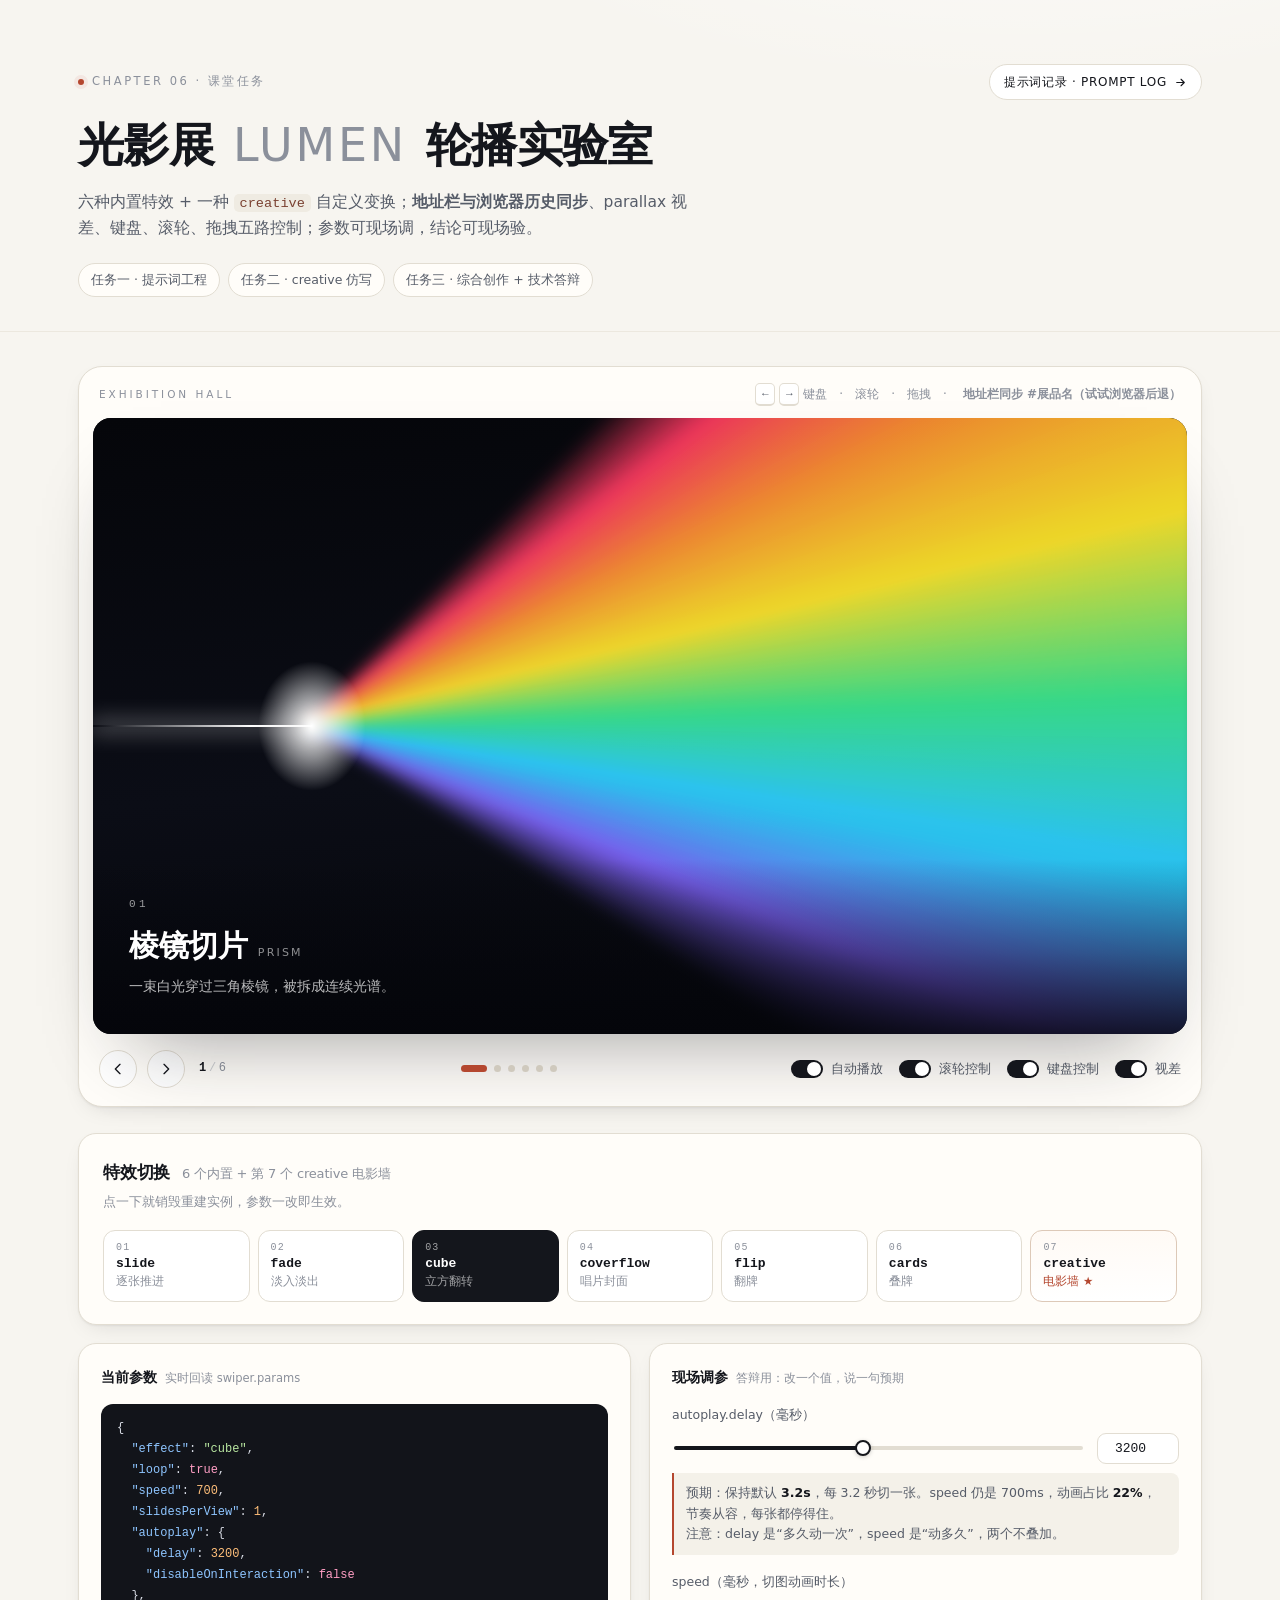
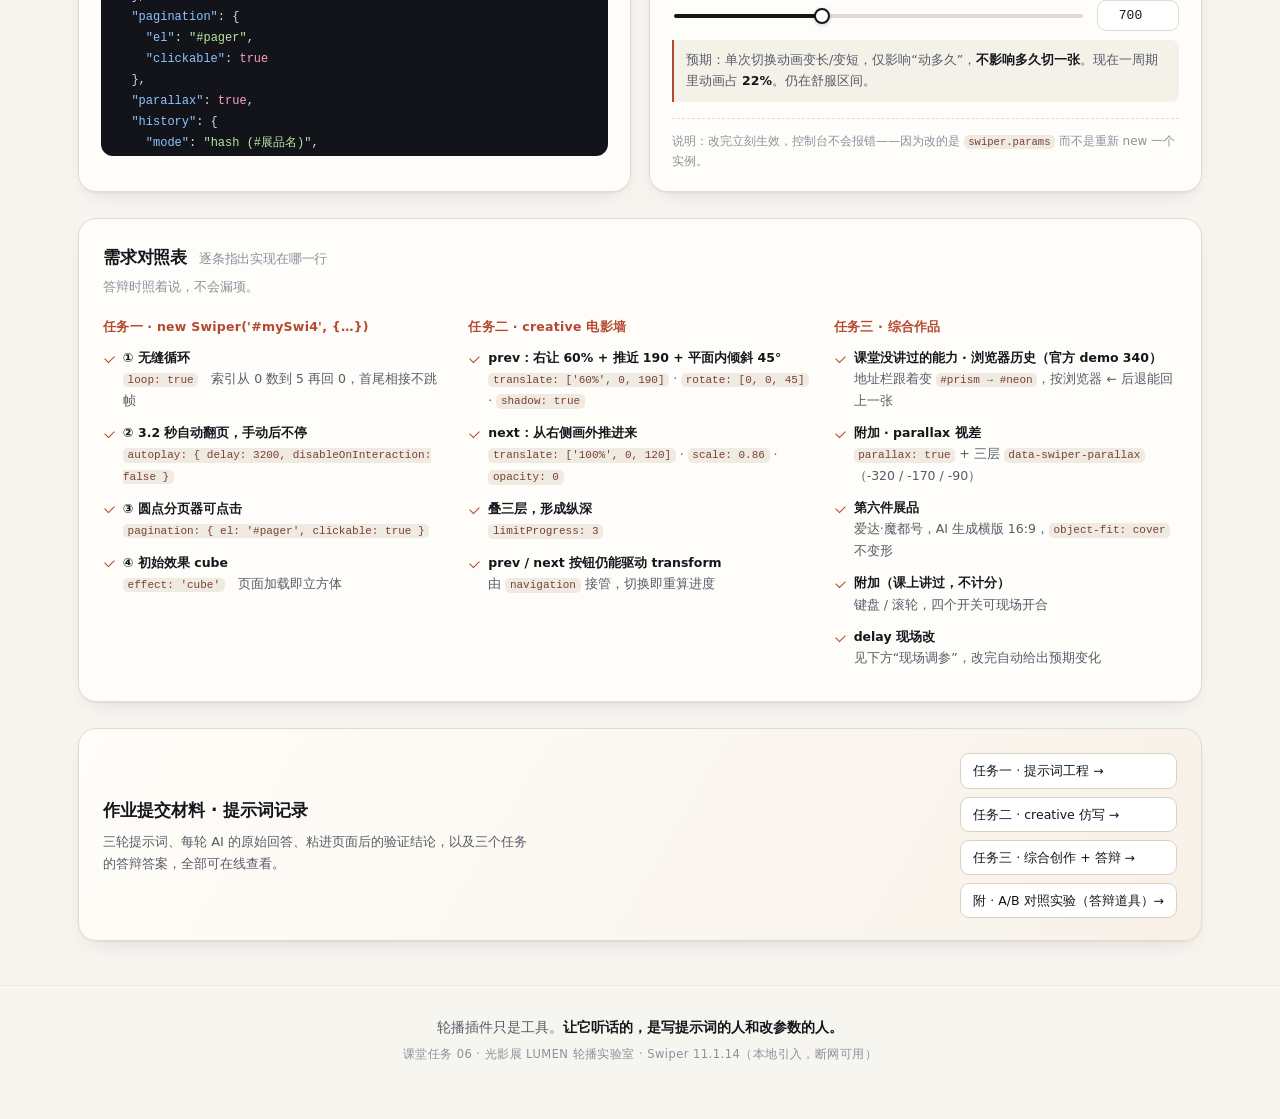
<file: index.html>
<!doctype html>
<html lang="zh-CN">
<head>
<meta charset="utf-8" />
<meta name="viewport" content="width=device-width, initial-scale=1" />
<title>光影展 LUMEN · 轮播实验室 | 课堂任务 06</title>
<link rel="stylesheet" href="vendor/swiper-bundle.min.css" />
<link rel="stylesheet" href="css/style.css?v=20261109b" />
</head>
<body>

<header class="masthead">
  <div class="wrap">
    <div class="masthead__top">
      <p class="kicker"><span class="kicker__dot"></span>CHAPTER 06 · 课堂任务</p>
      <a class="toplink" href="prompts.html">
        提示词记录 · PROMPT LOG
        <svg viewBox="0 0 24 24" aria-hidden="true"><path d="M5 12h14M13 6l6 6-6 6" /></svg>
      </a>
    </div>
    <h1>光影展 <span class="latin">LUMEN</span> 轮播实验室</h1>
    <p class="lede">六种内置特效 + 一种 <code>creative</code> 自定义变换；<b>地址栏与浏览器历史同步</b>、parallax 视差、键盘、滚轮、拖拽五路控制；参数可现场调，结论可现场验。</p>
    <ul class="badges">
      <li>任务一 · 提示词工程</li>
      <li>任务二 · creative 仿写</li>
      <li>任务三 · 综合创作 + 技术答辩</li>
    </ul>
  </div>
</header>

<main class="wrap">

  <!-- ================= 舞台 ================= -->
  <section class="stage" aria-label="轮播演示区">
    <div class="stage__bar">
      <span class="stage__label">EXHIBITION HALL</span>
      <span class="stage__hint">
        <kbd>←</kbd><kbd>→</kbd> 键盘　·　滚轮　·　拖拽　·　<b>地址栏同步 #展品名（试试浏览器后退）</b>
      </span>
    </div>

    <div class="stage__frame">
      <div class="swiper" id="mySwi4">
        <div class="swiper-wrapper">

          <div class="swiper-slide" data-history="prism" data-name="棱镜切片" data-en="PRISM" data-desc="一束白光穿过三角棱镜，被拆成连续光谱——所谓“白”，其实是一整套颜色挤在一起。">
            <div class="art art--prism"></div>
            <div class="slide__caption">
              <span class="slide__no" data-swiper-parallax="-320" data-swiper-parallax-opacity="0">01</span>
              <h2 data-swiper-parallax="-170">棱镜切片<span class="slide__en">PRISM</span></h2>
              <p data-swiper-parallax="-90">一束白光穿过三角棱镜，被拆成连续光谱。</p>
            </div>
          </div>

          <div class="swiper-slide" data-history="neon" data-name="霓虹谱" data-en="NEON" data-desc="单色光管按十二平均律排布，把听觉的频率关系翻译成视觉的间距关系。">
            <div class="art art--neon"></div>
            <div class="slide__caption">
              <span class="slide__no" data-swiper-parallax="-320" data-swiper-parallax-opacity="0">02</span>
              <h2 data-swiper-parallax="-170">霓虹谱<span class="slide__en">NEON</span></h2>
              <p data-swiper-parallax="-90">十二根光管，按十二平均律排开。</p>
            </div>
          </div>

          <div class="swiper-slide" data-history="liquid" data-name="液光" data-en="LIQUID LIGHT" data-desc="三色光在雾箱里缓慢对流，每一次对流的边界都不会重复。">
            <div class="art art--liquid"></div>
            <div class="slide__caption">
              <span class="slide__no" data-swiper-parallax="-320" data-swiper-parallax-opacity="0">03</span>
              <h2 data-swiper-parallax="-170">液光<span class="slide__en">LIQUID LIGHT</span></h2>
              <p data-swiper-parallax="-90">三色光在雾箱里对流，边界永不重复。</p>
            </div>
          </div>

          <div class="swiper-slide" data-history="traces" data-name="光轨" data-en="TRACES" data-desc="长曝光记录下的城市车流，像一张被拉长的心电图。">
            <div class="art art--trails"></div>
            <div class="slide__caption">
              <span class="slide__no" data-swiper-parallax="-320" data-swiper-parallax-opacity="0">04</span>
              <h2 data-swiper-parallax="-170">光轨<span class="slide__en">TRACES</span></h2>
              <p data-swiper-parallax="-90">长曝光记录下的车流，是城市的心电图。</p>
            </div>
          </div>

          <div class="swiper-slide" data-history="spectrum" data-name="光谱墙" data-en="SPECTRUM WALL" data-desc="七色竖条与观众的呼吸同步，走近一步，它就亮一分。">
            <div class="art art--spectrum"></div>
            <div class="slide__caption">
              <span class="slide__no" data-swiper-parallax="-320" data-swiper-parallax-opacity="0">05</span>
              <h2 data-swiper-parallax="-170">光谱墙<span class="slide__en">SPECTRUM WALL</span></h2>
              <p data-swiper-parallax="-90">七色竖条随呼吸明暗，走近就亮一分。</p>
            </div>
          </div>

          <div class="swiper-slide" data-history="adora" data-name="爱达·魔都号" data-en="ADORA MAGIC CITY" data-desc="首艘国产大型邮轮，2024 年 1 月 1 日自上海吴淞口开启商业首航。总吨位 13.55 万吨，全长 323.6 米，2125 间客房，满载可容纳 5246 人。图由 AI 生成（横版 16:9）。">
            <img class="art art--photo" src="img/exhibit-06-adora.png" alt="黄昏海面上的大型邮轮，AI 生成示意图" />
            <div class="slide__caption">
              <span class="slide__no" data-swiper-parallax="-320" data-swiper-parallax-opacity="0">06</span>
              <h2 data-swiper-parallax="-170">爱达·魔都号<span class="slide__en">ADORA MAGIC CITY</span></h2>
              <p data-swiper-parallax="-90">首艘国产大型邮轮 · 2024.01.01 商业首航 · 13.55 万吨</p>
            </div>
          </div>

        </div>
      </div>
    </div>

    <!-- 控制器 -->
    <div class="controls">
      <div class="controls__nav">
        <button class="navbtn" id="btnPrev" type="button" aria-label="上一张">
          <svg viewBox="0 0 24 24" aria-hidden="true"><path d="M15 5 8 12l7 7" /></svg>
        </button>
        <button class="navbtn" id="btnNext" type="button" aria-label="下一张">
          <svg viewBox="0 0 24 24" aria-hidden="true"><path d="m9 5 7 7-7 7" /></svg>
        </button>
        <span class="counter"><b id="curIndex">1</b><i>/</i><span id="totalIndex">6</span></span>
      </div>

      <div class="swiper-pagination" id="pager"></div>

      <div class="controls__switches">
        <label class="switch">
          <input type="checkbox" id="chkAutoplay" checked />
          <span class="switch__track"><span class="switch__knob"></span></span>
          <span class="switch__text">自动播放</span>
        </label>
        <label class="switch">
          <input type="checkbox" id="chkWheel" checked />
          <span class="switch__track"><span class="switch__knob"></span></span>
          <span class="switch__text">滚轮控制</span>
        </label>
        <label class="switch">
          <input type="checkbox" id="chkKeys" checked />
          <span class="switch__track"><span class="switch__knob"></span></span>
          <span class="switch__text">键盘控制</span>
        </label>
        <label class="switch">
          <input type="checkbox" id="chkParallax" checked />
          <span class="switch__track"><span class="switch__knob"></span></span>
          <span class="switch__text">视差</span>
        </label>
      </div>
    </div>
  </section>

  <!-- ================= 特效切换 ================= -->
  <section class="panel" aria-labelledby="fxTitle">
    <div class="panel__head">
      <h2 id="fxTitle">特效切换 <span class="panel__sub">6 个内置 + 第 7 个 creative 电影墙</span></h2>
      <p class="panel__note">点一下就销毁重建实例，参数一改即生效。</p>
    </div>

    <div class="fxbar" id="fxbar" role="tablist" aria-label="轮播特效">
      <button class="fx" data-fx="slide" role="tab" aria-selected="false"><i>01</i>slide<i class="fx__cn">逐张推进</i></button>
      <button class="fx" data-fx="fade" role="tab" aria-selected="false"><i>02</i>fade<i class="fx__cn">淡入淡出</i></button>
      <button class="fx is-active" data-fx="cube" role="tab" aria-selected="true"><i>03</i>cube<i class="fx__cn">立方翻转</i></button>
      <button class="fx" data-fx="coverflow" role="tab" aria-selected="false"><i>04</i>coverflow<i class="fx__cn">唱片封面</i></button>
      <button class="fx" data-fx="flip" role="tab" aria-selected="false"><i>05</i>flip<i class="fx__cn">翻牌</i></button>
      <button class="fx" data-fx="cards" role="tab" aria-selected="false"><i>06</i>cards<i class="fx__cn">叠牌</i></button>
      <button class="fx fx--star" data-fx="creative" role="tab" aria-selected="false"><i>07</i>creative<i class="fx__cn">电影墙 ★</i></button>
    </div>
  </section>

  <!-- ================= 参数与说明 ================= -->
  <section class="grid">
    <article class="card">
      <h3 class="card__title">当前参数 <span class="card__hint">实时回读 swiper.params</span></h3>
      <pre class="code" id="paramDump"></pre>
    </article>

    <article class="card">
      <h3 class="card__title">现场调参 <span class="card__hint">答辩用：改一个值，说一句预期</span></h3>

      <div class="knob">
        <label for="delayInput">autoplay.delay（毫秒）</label>
        <div class="knob__row">
          <input type="range" id="delayRange" min="800" max="6000" step="100" value="3200" />
          <input type="number" id="delayInput" min="800" max="6000" step="100" value="3200" />
        </div>
        <p class="knob__say" id="delaySay"></p>
      </div>

      <div class="knob">
        <label for="speedInput">speed（毫秒，切图动画时长）</label>
        <div class="knob__row">
          <input type="range" id="speedRange" min="200" max="1600" step="50" value="700" />
          <input type="number" id="speedInput" min="200" max="1600" step="50" value="700" />
        </div>
        <p class="knob__say" id="speedSay"></p>
      </div>

      <p class="card__foot">说明：改完立刻生效，控制台不会报错——因为改的是 <code>swiper.params</code> 而不是重新 new 一个实例。</p>
    </article>
  </section>

  <!-- ================= 任务对照 ================= -->
  <section class="panel">
    <div class="panel__head">
      <h2>需求对照表 <span class="panel__sub">逐条指出实现在哪一行</span></h2>
      <p class="panel__note">答辩时照着说，不会漏项。</p>
    </div>
    <div class="checklist">
      <div class="checklist__col">
        <h4>任务一 · new Swiper('#mySwi4', {…})</h4>
        <ul>
          <li><b>① 无缝循环</b><code>loop: true</code>　索引从 0 数到 5 再回 0，首尾相接不跳帧</li>
          <li><b>② 3.2 秒自动翻页，手动后不停</b><code>autoplay: { delay: 3200, disableOnInteraction: false }</code></li>
          <li><b>③ 圆点分页器可点击</b><code>pagination: { el: '#pager', clickable: true }</code></li>
          <li><b>④ 初始效果 cube</b><code>effect: 'cube'</code>　页面加载即立方体</li>
        </ul>
      </div>
      <div class="checklist__col">
        <h4>任务二 · creative 电影墙</h4>
        <ul>
          <li><b>prev：右让 60% + 推近 190 + 平面内倾斜 45°</b><code>translate: ['60%', 0, 190]</code> · <code>rotate: [0, 0, 45]</code> · <code>shadow: true</code></li>
          <li><b>next：从右侧画外推进来</b><code>translate: ['100%', 0, 120]</code> · <code>scale: 0.86</code> · <code>opacity: 0</code></li>
          <li><b>叠三层，形成纵深</b><code>limitProgress: 3</code></li>
          <li><b>prev / next 按钮仍能驱动 transform</b>由 <code>navigation</code> 接管，切换即重算进度</li>
        </ul>
      </div>
      <div class="checklist__col">
        <h4>任务三 · 综合作品</h4>
        <ul>
          <li><b>课堂没讲过的能力 · 浏览器历史（官方 demo 340）</b>地址栏跟着变 <code>#prism → #neon</code>，按浏览器 ← 后退能回上一张</li>
          <li><b>附加 · parallax 视差</b><code>parallax: true</code> + 三层 <code>data-swiper-parallax</code>（-320 / -170 / -90）</li>
          <li><b>第六件展品</b>爱达·魔都号，AI 生成横版 16:9，<code>object-fit: cover</code> 不变形</li>
          <li><b>附加（课上讲过，不计分）</b>键盘 / 滚轮，四个开关可现场开合</li>
          <li><b>delay 现场改</b>见下方“现场调参”，改完自动给出预期变化</li>
        </ul>
      </div>
    </div>
  </section>

  <!-- ================= 提交材料入口 ================= -->
  <section class="panel cta">
    <div class="cta__text">
      <h2>作业提交材料 · 提示词记录</h2>
      <p>三轮提示词、每轮 AI 的原始回答、粘进页面后的验证结论，以及三个任务的答辩答案，全部可在线查看。</p>
    </div>
    <div class="cta__links">
      <a href="prompts.html#t1">任务一 · 提示词工程 →</a>
      <a href="prompts.html#t2">任务二 · creative 仿写 →</a>
      <a href="prompts.html#t3">任务三 · 综合创作 + 答辩 →</a>
      <a href="debug/index.html">附 · A/B 对照实验（答辩道具）→</a>
    </div>
  </section>

</main>

<footer class="foot">
  <p>轮播插件只是工具。<b>让它听话的，是写提示词的人和改参数的人。</b></p>
  <p class="foot__meta">课堂任务 06 · 光影展 LUMEN 轮播实验室 · Swiper 11.1.14（本地引入，断网可用）</p>
</footer>

<script src="vendor/swiper-bundle.min.js"></script>
<script src="js/main.js?v=20261109b"></script>
</body>
</html>
</file>
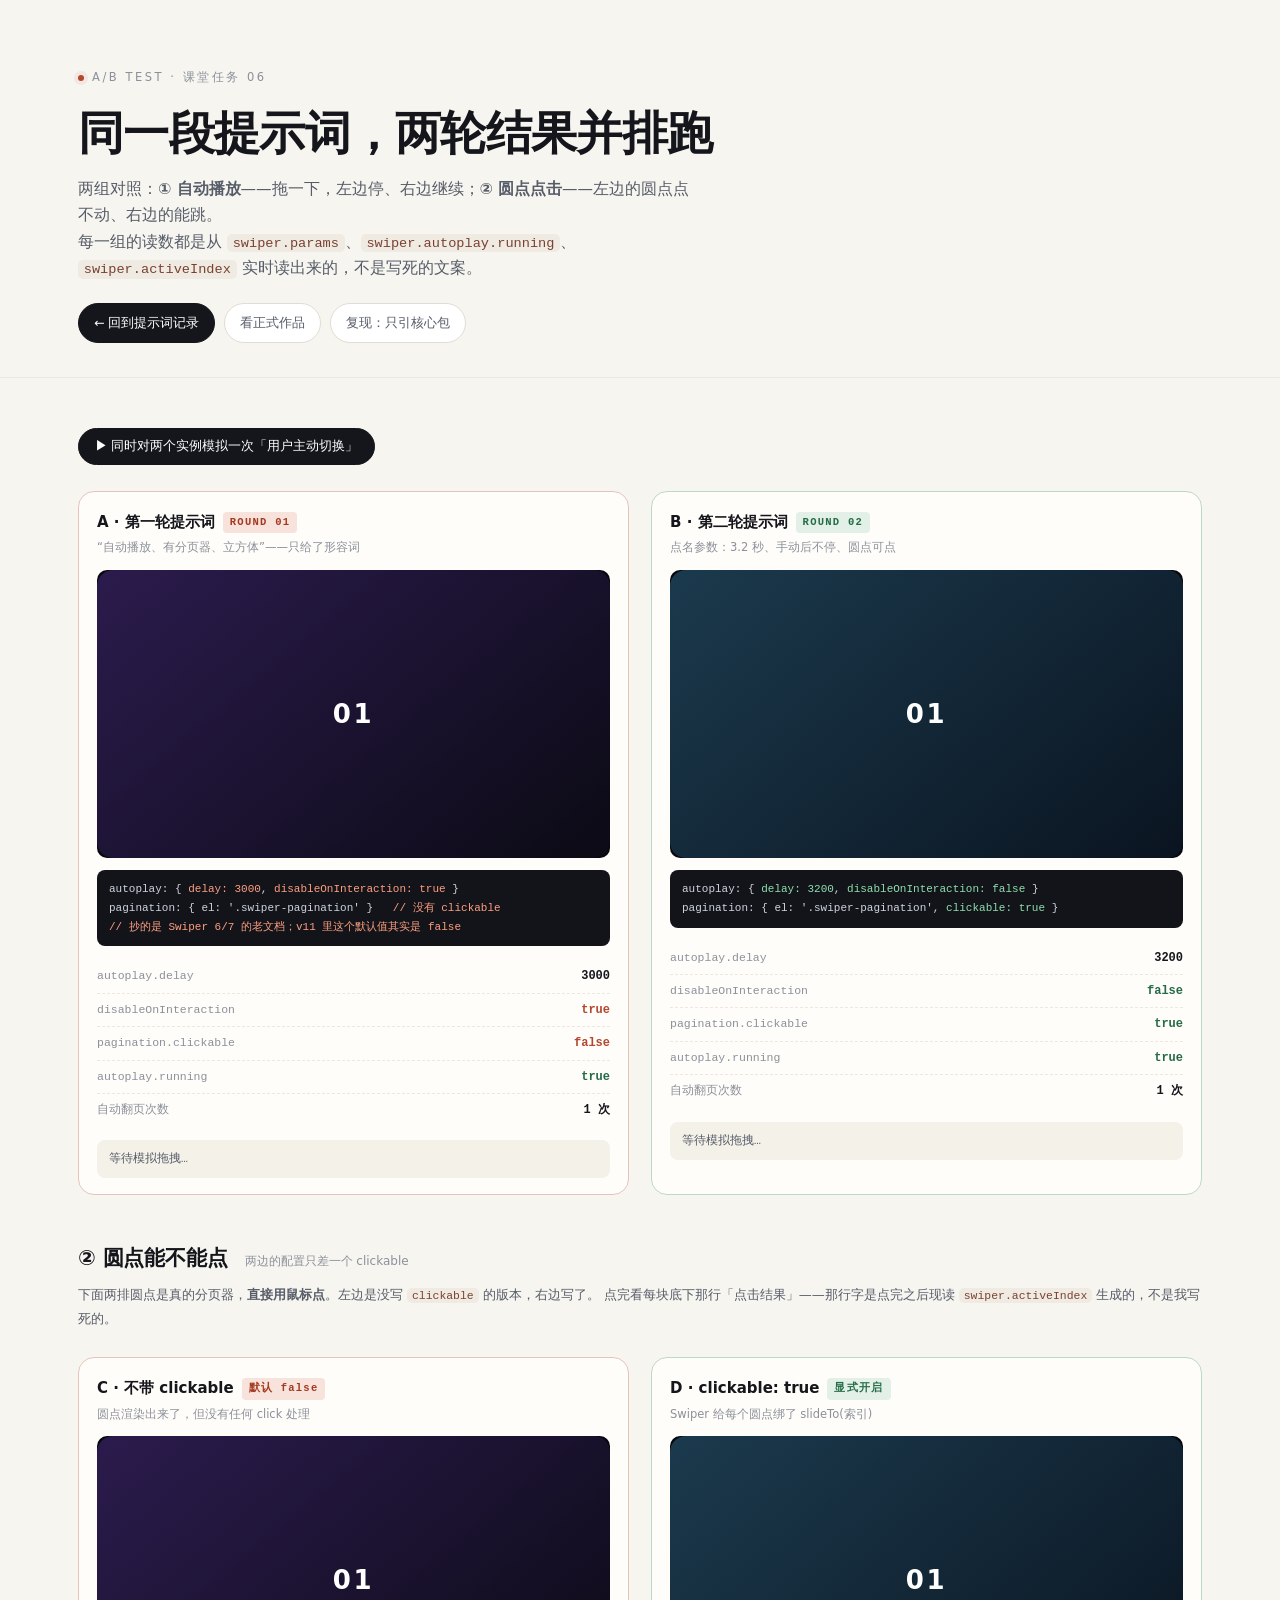
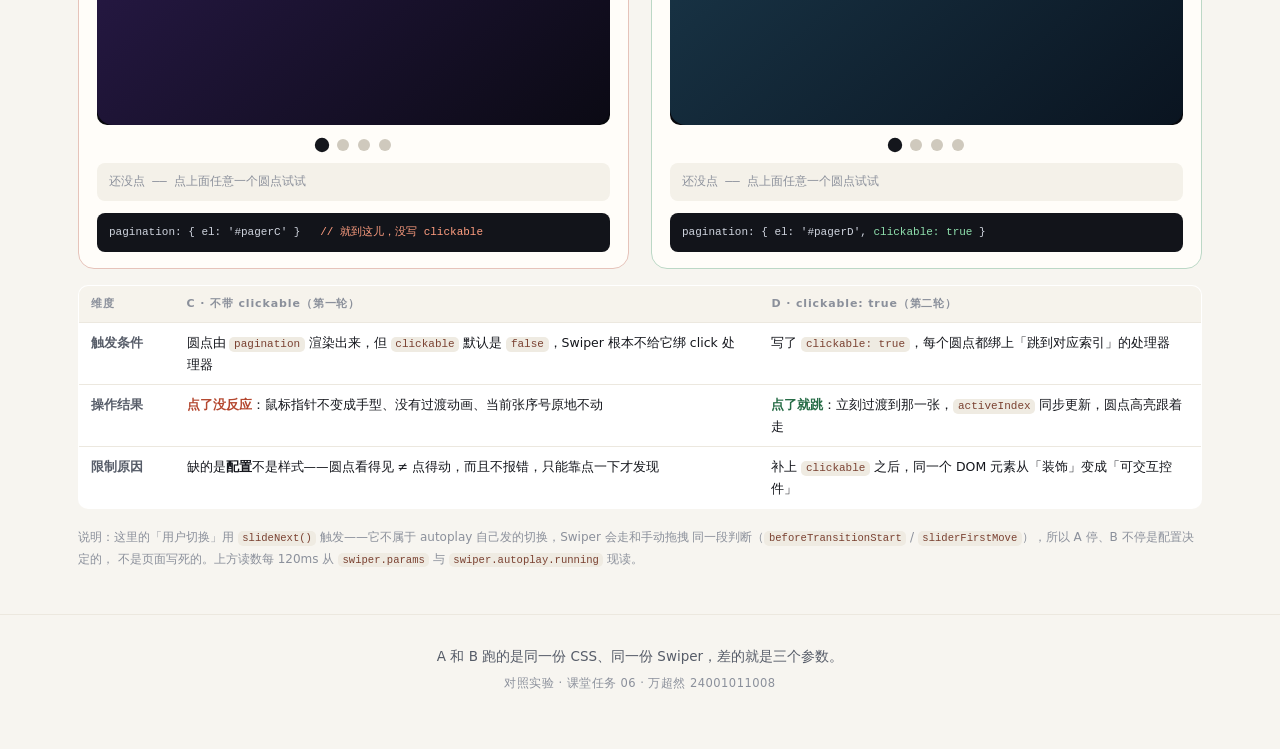
<file: debug/index.html>
<!doctype html>
<html lang="zh-CN">
<head>
<meta charset="utf-8" />
<meta name="viewport" content="width=device-width, initial-scale=1" />
<title>A/B 对照实验 · 第一轮 vs 第二轮</title>
<link rel="stylesheet" href="../css/style.css?v=20261109b" />
<link rel="stylesheet" href="../vendor/swiper-bundle.min.css" />
<style>
  .ab-wrap{ max-width:1180px; }
  .ab-grid{
    display:grid; grid-template-columns:1fr 1fr; gap:22px;
    margin-top:26px;
  }
  .ab-panel{
    border:1px solid var(--line);
    border-radius:16px;
    background:var(--paper-2);
    padding:18px 18px 16px;
    min-width:0;
  }
  .ab-panel--bad{ border-color:#e6c3ba; }
  .ab-panel--good{ border-color:#bcd8c6; }
  .ab-panel h2{
    margin:0 0 3px; font-size:15px; font-weight:650;
    display:flex; align-items:center; gap:8px;
  }
  .ab-tag{
    font-family:ui-monospace,Consolas,monospace;
    font-size:10.5px; letter-spacing:.12em;
    padding:2px 7px; border-radius:4px;
  }
  .ab-tag--bad{ background:#f7e2dc; color:#a3391f; }
  .ab-tag--good{ background:#e2f0e7; color:#256b45; }
  .ab-sub{ margin:0 0 12px; font-size:11.5px; color:var(--ink-3); }

  .ab-stage{ border-radius:10px; overflow:hidden; background:#07080d; }
  .ab-stage .swiper{ width:100%; height:100%; }
  .ab-stage{ aspect-ratio:16/9; }
  .ab-slide{ display:grid; place-items:center; color:#fff; font-size:26px; font-weight:700; letter-spacing:.1em; }

  .ab-code{
    margin:12px 0 0;
    padding:10px 12px;
    background:#12141a; color:#cfd4de;
    border-radius:8px;
    font-size:11px; line-height:1.7;
    overflow-x:auto;
  }
  .ab-code .hl{ color:#ff9e80; }
  .ab-code .ok{ color:#8fe0ae; }

  .ab-rows{ margin:14px 0 0; }
  .ab-row{
    display:flex; justify-content:space-between; align-items:baseline;
    gap:12px;
    padding:6px 0;
    border-bottom:1px dashed var(--line-soft);
    font-size:12px;
  }
  .ab-row:last-child{ border-bottom:0; }
  .ab-row dt{ color:var(--ink-3); font-family:ui-monospace,Consolas,monospace; font-size:11.5px; }
  .ab-row dd{ margin:0; font-family:ui-monospace,Consolas,monospace; font-weight:600; }
  .v-false{ color:#b4472f; }
  .v-true{ color:#256b45; }

  .ab-log{
    margin-top:14px;
    font-size:11.5px;
    color:var(--ink-2);
    background:#f4f1e9;
    border-radius:8px;
    padding:9px 12px;
    min-height:38px;
    font-family:ui-monospace,Consolas,monospace;
    line-height:1.7;
  }
  .ab-btn{
    margin-top:16px;
    display:inline-flex; align-items:center; gap:8px;
    padding:9px 16px;
    border:1px solid var(--ink); border-radius:999px;
    background:var(--ink); color:#fff;
    font-size:12.5px; cursor:pointer;
  }
  .ab-btn:hover{ opacity:.86; }
  .ab-h2{ margin:46px 0 6px; font-size:21px; font-weight:700; letter-spacing:-.01em; }
  .ab-h2 span{ font-size:12px; font-weight:400; color:var(--ink-3); margin-left:10px; letter-spacing:0; }
  .ab-lead{ margin:0 0 18px; font-size:13px; color:var(--ink-2); line-height:1.85; }
  .ab-dots{ display:flex; gap:9px; justify-content:center; padding:14px 0 2px; }
  .ab-dots .swiper-pagination-bullet{
    width:12px; height:12px; border-radius:50%;
    background:#cfc9bd; opacity:1; cursor:pointer;
    transition:background .2s ease, transform .2s ease;
  }
  .ab-dots .swiper-pagination-bullet:hover{ background:#a8a196; }
  .ab-dots .swiper-pagination-bullet-active{ background:var(--ink); transform:scale(1.2); }
  .ab-click{
    margin:10px 0 0; padding:9px 12px; border-radius:8px;
    font-family:ui-monospace,Consolas,monospace; font-size:12px; line-height:1.7;
    color:var(--ink-3); background:#f4f1e9;
  }
  .ab-click.is-bad{ color:#a3391f; background:#fdf1ee; }
  .ab-click.is-ok{ color:#256b45; background:#eef6f1; }
  .v-ok{ color:#256b45; font-weight:600; }
  .v-no{ color:#b4472f; font-weight:600; }
  .ab-note{ margin:18px 0 0; font-size:12px; color:var(--ink-3); line-height:1.8; }
  @media (max-width:860px){ .ab-grid{ grid-template-columns:1fr; } }
</style>
</head>
<body class="page-log">

<header class="masthead">
  <div class="wrap ab-wrap">
    <p class="kicker"><span class="kicker__dot"></span>A/B TEST · 课堂任务 06</p>
    <h1>同一段提示词，两轮结果并排跑</h1>
    <p class="lede">
      两组对照：<b>① 自动播放</b>——拖一下，左边停、右边继续；<b>② 圆点点击</b>——左边的圆点点不动、右边的能跳。<br />
      每一组的读数都是从 <code>swiper.params</code>、<code>swiper.autoplay.running</code>、<code>swiper.activeIndex</code>
      实时读出来的，不是写死的文案。
    </p>
    <div class="log-nav">
      <a class="btn" href="../prompts.html">← 回到提示词记录</a>
      <a class="btn btn--ghost" href="../index.html">看正式作品</a>
      <a class="btn btn--ghost" href="core-only.html">复现：只引核心包</a>
    </div>
  </div>
</header>

<main class="wrap ab-wrap">

  <button class="ab-btn" id="btnDrag" type="button">▶ 同时对两个实例模拟一次「用户主动切换」</button>

  <div class="ab-grid">

    <!-- A -->
    <section class="ab-panel ab-panel--bad">
      <h2>A · 第一轮提示词 <span class="ab-tag ab-tag--bad">ROUND 01</span></h2>
      <p class="ab-sub">“自动播放、有分页器、立方体”——只给了形容词</p>

      <div class="ab-stage">
        <div class="swiper" id="swA">
          <div class="swiper-wrapper">
            <div class="swiper-slide ab-slide" style="background:linear-gradient(140deg,#2b1b4d,#0b0a14)">01</div>
            <div class="swiper-slide ab-slide" style="background:linear-gradient(140deg,#0e3f4a,#07131a)">02</div>
            <div class="swiper-slide ab-slide" style="background:linear-gradient(140deg,#4a1b2c,#14070d)">03</div>
          </div>
        </div>
      </div>

      <pre class="ab-code">autoplay: { <span class="hl">delay: 3000</span>, <span class="hl">disableOnInteraction: true</span> }
pagination: { el: '.swiper-pagination' }   <span class="hl">// 没有 clickable</span>
<span class="hl">// 抄的是 Swiper 6/7 的老文档；v11 里这个默认值其实是 false</span></pre>

      <dl class="ab-rows">
        <div class="ab-row"><dt>autoplay.delay</dt><dd id="aDelay">–</dd></div>
        <div class="ab-row"><dt>disableOnInteraction</dt><dd id="aDoi">–</dd></div>
        <div class="ab-row"><dt>pagination.clickable</dt><dd id="aClick">–</dd></div>
        <div class="ab-row"><dt>autoplay.running</dt><dd id="aRun">–</dd></div>
        <div class="ab-row"><dt>自动翻页次数</dt><dd id="aCount">–</dd></div>
      </dl>

      <div class="ab-log" id="aLog">等待模拟拖拽…</div>
    </section>

    <!-- B -->
    <section class="ab-panel ab-panel--good">
      <h2>B · 第二轮提示词 <span class="ab-tag ab-tag--good">ROUND 02</span></h2>
      <p class="ab-sub">点名参数：3.2 秒、手动后不停、圆点可点</p>

      <div class="ab-stage">
        <div class="swiper" id="swB">
          <div class="swiper-wrapper">
            <div class="swiper-slide ab-slide" style="background:linear-gradient(140deg,#1b3a4d,#0a1420)">01</div>
            <div class="swiper-slide ab-slide" style="background:linear-gradient(140deg,#3a2d1b,#171007)">02</div>
            <div class="swiper-slide ab-slide" style="background:linear-gradient(140deg,#1b4a2c,#07170f)">03</div>
          </div>
        </div>
      </div>

      <pre class="ab-code">autoplay: { <span class="ok">delay: 3200</span>, <span class="ok">disableOnInteraction: false</span> }
pagination: { el: '.swiper-pagination', <span class="ok">clickable: true</span> }</pre>

      <dl class="ab-rows">
        <div class="ab-row"><dt>autoplay.delay</dt><dd id="bDelay">–</dd></div>
        <div class="ab-row"><dt>disableOnInteraction</dt><dd id="bDoi">–</dd></div>
        <div class="ab-row"><dt>pagination.clickable</dt><dd id="bClick">–</dd></div>
        <div class="ab-row"><dt>autoplay.running</dt><dd id="bRun">–</dd></div>
        <div class="ab-row"><dt>自动翻页次数</dt><dd id="bCount">–</dd></div>
      </dl>

      <div class="ab-log" id="bLog">等待模拟拖拽…</div>
    </section>

  </div>

  <h2 class="ab-h2" id="click">② 圆点能不能点 <span>两边的配置只差一个 clickable</span></h2>
  <p class="ab-lead">
    下面两排圆点是真的分页器，<b>直接用鼠标点</b>。左边是没写 <code>clickable</code> 的版本，右边写了。
    点完看每块底下那行「点击结果」——那行字是点完之后现读 <code>swiper.activeIndex</code> 生成的，不是我写死的。
  </p>

  <div class="ab-grid">
    <section class="ab-panel ab-panel--bad">
      <h2>C · 不带 clickable <span class="ab-tag ab-tag--bad">默认 false</span></h2>
      <p class="ab-sub">圆点渲染出来了，但没有任何 click 处理</p>

      <div class="ab-stage">
        <div class="swiper" id="swC">
          <div class="swiper-wrapper">
            <div class="swiper-slide ab-slide" style="background:linear-gradient(140deg,#2b1b4d,#0b0a14)">01</div>
            <div class="swiper-slide ab-slide" style="background:linear-gradient(140deg,#0e3f4a,#07131a)">02</div>
            <div class="swiper-slide ab-slide" style="background:linear-gradient(140deg,#4a1b2c,#14070d)">03</div>
            <div class="swiper-slide ab-slide" style="background:linear-gradient(140deg,#1b3a4d,#0a1420)">04</div>
          </div>
        </div>
      </div>

      <div class="ab-dots" id="pagerC"></div>
      <p class="ab-click" id="cLog">还没点 —— 点上面任意一个圆点试试</p>

      <pre class="ab-code">pagination: { el: '#pagerC' }   <span class="hl">// 就到这儿，没写 clickable</span></pre>
    </section>

    <section class="ab-panel ab-panel--good">
      <h2>D · clickable: true <span class="ab-tag ab-tag--good">显式开启</span></h2>
      <p class="ab-sub">Swiper 给每个圆点绑了 slideTo(索引)</p>

      <div class="ab-stage">
        <div class="swiper" id="swD">
          <div class="swiper-wrapper">
            <div class="swiper-slide ab-slide" style="background:linear-gradient(140deg,#1b3a4d,#0a1420)">01</div>
            <div class="swiper-slide ab-slide" style="background:linear-gradient(140deg,#3a2d1b,#171007)">02</div>
            <div class="swiper-slide ab-slide" style="background:linear-gradient(140deg,#1b4a2c,#07170f)">03</div>
            <div class="swiper-slide ab-slide" style="background:linear-gradient(140deg,#3a1b2c,#14070d)">04</div>
          </div>
        </div>
      </div>

      <div class="ab-dots" id="pagerD"></div>
      <p class="ab-click" id="dLog">还没点 —— 点上面任意一个圆点试试</p>

      <pre class="ab-code">pagination: { el: '#pagerD', <span class="ok">clickable: true</span> }</pre>
    </section>
  </div>

  <table class="verify">
    <thead>
      <tr><th style="width:96px">维度</th><th>C · 不带 clickable（第一轮）</th><th>D · clickable: true（第二轮）</th></tr>
    </thead>
    <tbody>
      <tr>
        <td><b>触发条件</b></td>
        <td>圆点由 <code>pagination</code> 渲染出来，但 <code>clickable</code> 默认是 <code>false</code>，Swiper 根本不给它绑 click 处理器</td>
        <td>写了 <code>clickable: true</code>，每个圆点都绑上「跳到对应索引」的处理器</td>
      </tr>
      <tr>
        <td><b>操作结果</b></td>
        <td><span class="v-no">点了没反应</span>：鼠标指针不变成手型、没有过渡动画、当前张序号原地不动</td>
        <td><span class="v-ok">点了就跳</span>：立刻过渡到那一张，<code>activeIndex</code> 同步更新，圆点高亮跟着走</td>
      </tr>
      <tr>
        <td><b>限制原因</b></td>
        <td>缺的是<b>配置</b>不是样式——圆点看得见 ≠ 点得动，而且不报错，只能靠点一下才发现</td>
        <td>补上 <code>clickable</code> 之后，同一个 DOM 元素从「装饰」变成「可交互控件」</td>
      </tr>
    </tbody>
  </table>

  <p class="ab-note">
    说明：这里的「用户切换」用 <code>slideNext()</code> 触发——它不属于 autoplay 自己发的切换，Swiper 会走和手动拖拽
    同一段判断（<code>beforeTransitionStart</code> / <code>sliderFirstMove</code>），所以 A 停、B 不停是配置决定的，
    不是页面写死的。上方读数每 120ms 从 <code>swiper.params</code> 与 <code>swiper.autoplay.running</code> 现读。
  </p>

</main>

<footer class="foot">
  <p>A 和 B 跑的是同一份 CSS、同一份 Swiper，差的就是三个参数。</p>
  <p class="foot__meta">对照实验 · 课堂任务 06 · 万超然 24001011008</p>
</footer>

<script src="../vendor/swiper-bundle.min.js"></script>
<script>
(function () {
  var COUNTS = { a: 0, b: 0 };

  var swA = new Swiper('#swA', {
    loop: true,
    effect: 'cube',
    speed: 600,
    autoplay: { delay: 3000, disableOnInteraction: true },   // 第一轮：AI 抄了旧版本文档
    pagination: { el: '#pagerA' }                 // 没有 clickable
  });

  var swB = new Swiper('#swB', {
    loop: true,
    effect: 'cube',
    speed: 600,
    autoplay: { delay: 3200, disableOnInteraction: false },
    pagination: { el: '#pagerB', clickable: true }
  });

  swA.on('slideChange', function () { COUNTS.a++; });
  swB.on('slideChange', function () { COUNTS.b++; });

  function paint(el, text, good) {
    el.textContent = text;
    el.className = good === true ? 'v-true' : good === false ? 'v-false' : '';
  }

  function tick() {
    paint(document.getElementById('aDelay'), String(swA.params.autoplay.delay));
    paint(document.getElementById('aDoi'), String(swA.params.autoplay.disableOnInteraction), !swA.params.autoplay.disableOnInteraction);
    paint(document.getElementById('aClick'), String(swA.params.pagination.clickable), swA.params.pagination.clickable);
    paint(document.getElementById('aRun'), String(swA.autoplay.running), swA.autoplay.running);
    paint(document.getElementById('aCount'), COUNTS.a + ' 次');

    paint(document.getElementById('bDelay'), String(swB.params.autoplay.delay));
    paint(document.getElementById('bDoi'), String(swB.params.autoplay.disableOnInteraction), !swB.params.autoplay.disableOnInteraction);
    paint(document.getElementById('bClick'), String(swB.params.pagination.clickable), swB.params.pagination.clickable);
    paint(document.getElementById('bRun'), String(swB.autoplay.running), swB.autoplay.running);
    paint(document.getElementById('bCount'), COUNTS.b + ' 次');
  }
  setInterval(tick, 120);
  tick();

  // 模拟一次「用户主动切换」：调 slideNext()，Swiper 会把它当成非 autoplay 触发的切换，
  // 走的是和手动拖拽同一段判断（beforeTransitionStart / sliderFirstMove）。
  function userNext(sw) {
    sw.slideNext();
  }

  function runDrag() {
    userNext(swA);
    userNext(swB);
    var t = new Date().toLocaleTimeString('zh-CN', { hour12: false });
    document.getElementById('aLog').textContent = '[' + t + '] 已模拟一次用户切换 → 稍等 0.6 秒看 running';
    document.getElementById('bLog').textContent = '[' + t + '] 已模拟一次用户切换 → 稍等 0.6 秒看 running';
    setTimeout(function () {
      document.getElementById('aLog').textContent =
        '切换后 autoplay.running = ' + swA.autoplay.running + '　（disableOnInteraction: true → 用户一操作就停）';
      document.getElementById('bLog').textContent =
        '切换后 autoplay.running = ' + swB.autoplay.running + '　（disableOnInteraction: false → 用户操作后继续跑）';
    }, 600);
  }

  document.getElementById('btnDrag').addEventListener('click', function () { runDrag(); });

  /* ---------- 第二组：圆点能不能点 ---------- */
  var swC = new Swiper('#swC', {
    effect: 'slide',
    speed: 400,
    autoplay: false,
    pagination: { el: '#pagerC' }              // 没有 clickable
  });
  var swD = new Swiper('#swD', {
    effect: 'slide',
    speed: 400,
    autoplay: false,
    pagination: { el: '#pagerD', clickable: true }
  });

  // 只负责“记录下来点完发生了什么”，点击本身交给 Swiper（C 组它没绑，所以点了不动）
  function watchPager(sel, sw, logEl) {
    var pager = document.querySelector(sel);
    // 用捕获阶段：Swiper 自己的 click 处理器绑在圆点上是冒泡阶段，
    // 必须在它之前把“点击前是第几张”读下来，否则读到的是已经跳过去之后的索引。
    pager.addEventListener('click', function (e) {
      var bullet = e.target.closest('.swiper-pagination-bullet');
      if (!bullet) return;
      var all = Array.prototype.slice.call(pager.querySelectorAll('.swiper-pagination-bullet'));
      var n = all.indexOf(bullet) + 1;
      var before = sw.activeIndex;
      setTimeout(function () {
        var after = sw.activeIndex;
        if (after !== before) {
          logEl.textContent = '点了第 ' + n + ' 个圆点 → 已跳到第 ' + (after + 1) + ' 张';
          logEl.className = 'ab-click is-ok';
        } else if (after === n - 1) {
          logEl.textContent = '点了第 ' + n + ' 个圆点 → 本来就在这一张';
          logEl.className = 'ab-click';
        } else {
          logEl.textContent = '点了第 ' + n + ' 个圆点 → 仍停在第 ' + (before + 1) + ' 张，没有任何反应';
          logEl.className = 'ab-click is-bad';
        }
      }, 450);
    }, true);
  }
  watchPager('#pagerC', swC, document.getElementById('cLog'));
  watchPager('#pagerD', swD, document.getElementById('dLog'));

  // 打开 2.5 秒后自动跑一次，方便直接截屏
  setTimeout(function () { runDrag(); }, 2500);
})();
</script>
</body>
</html>
</file>
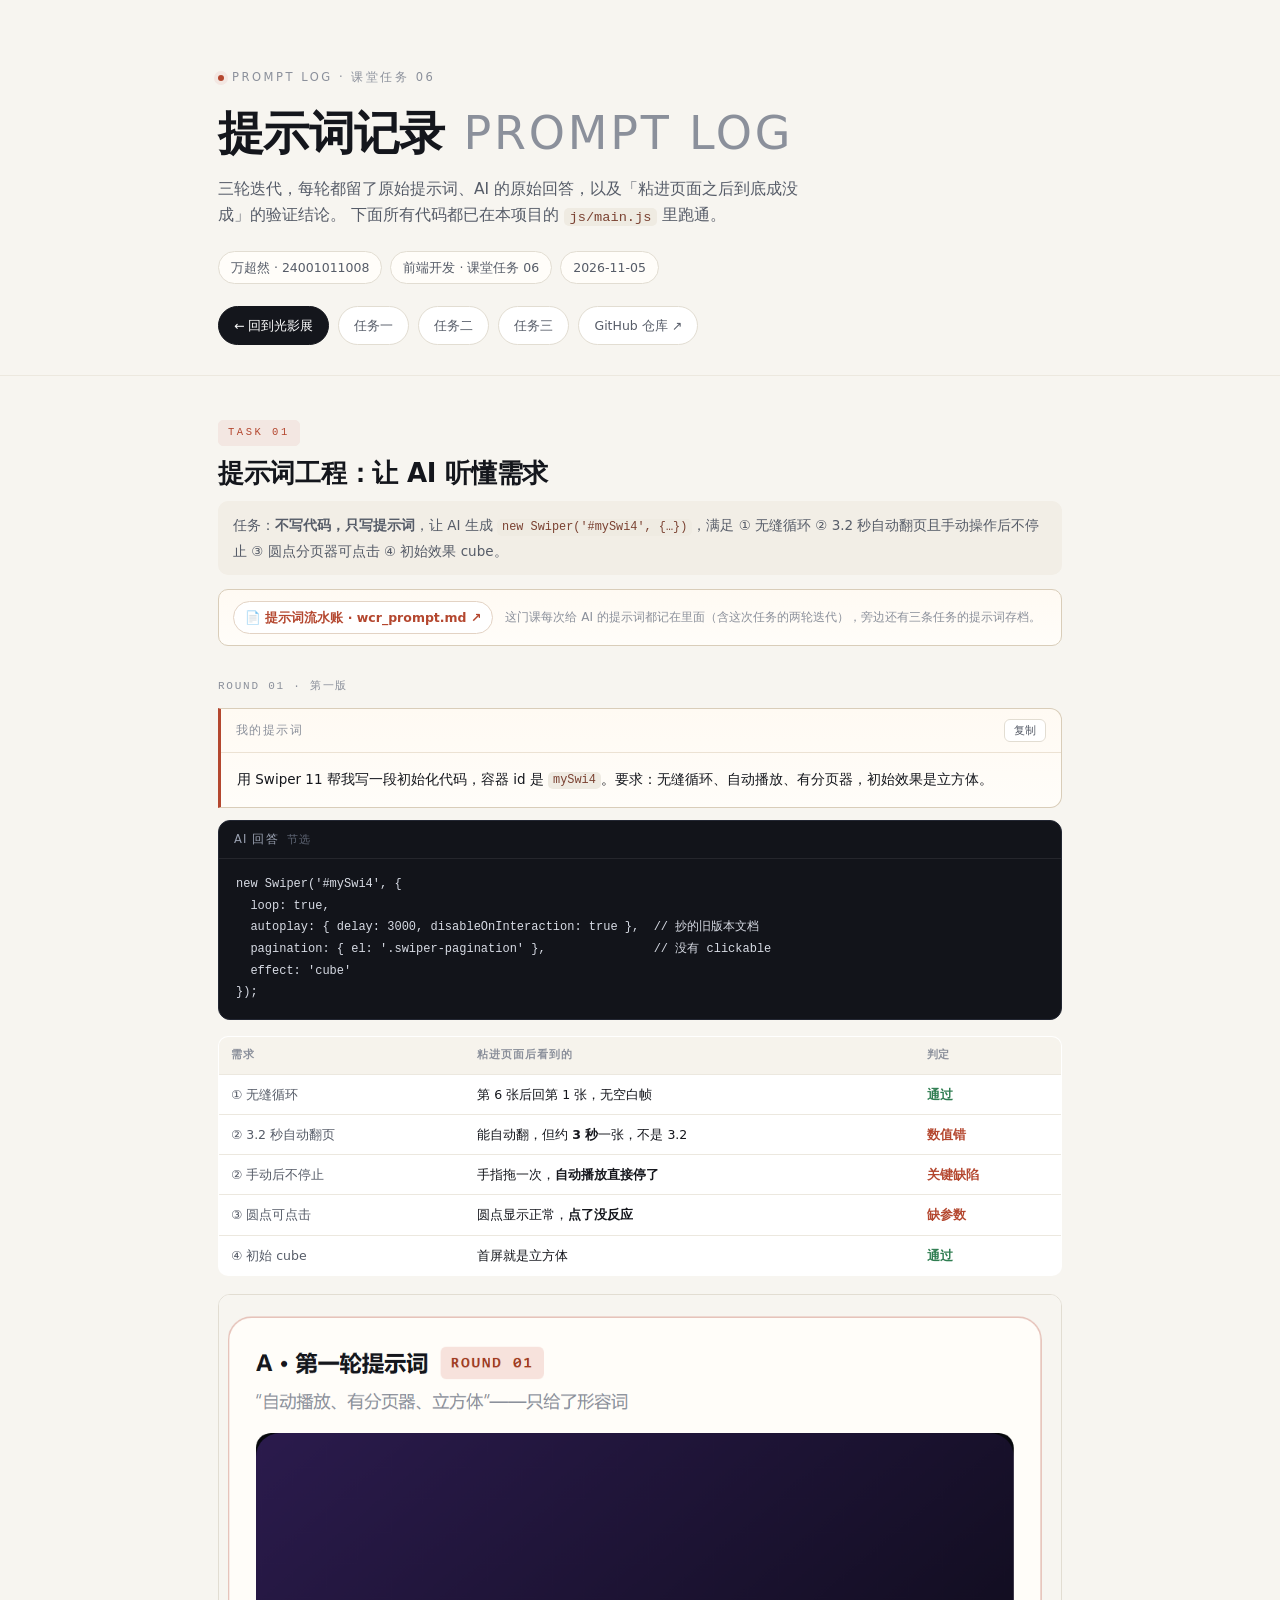
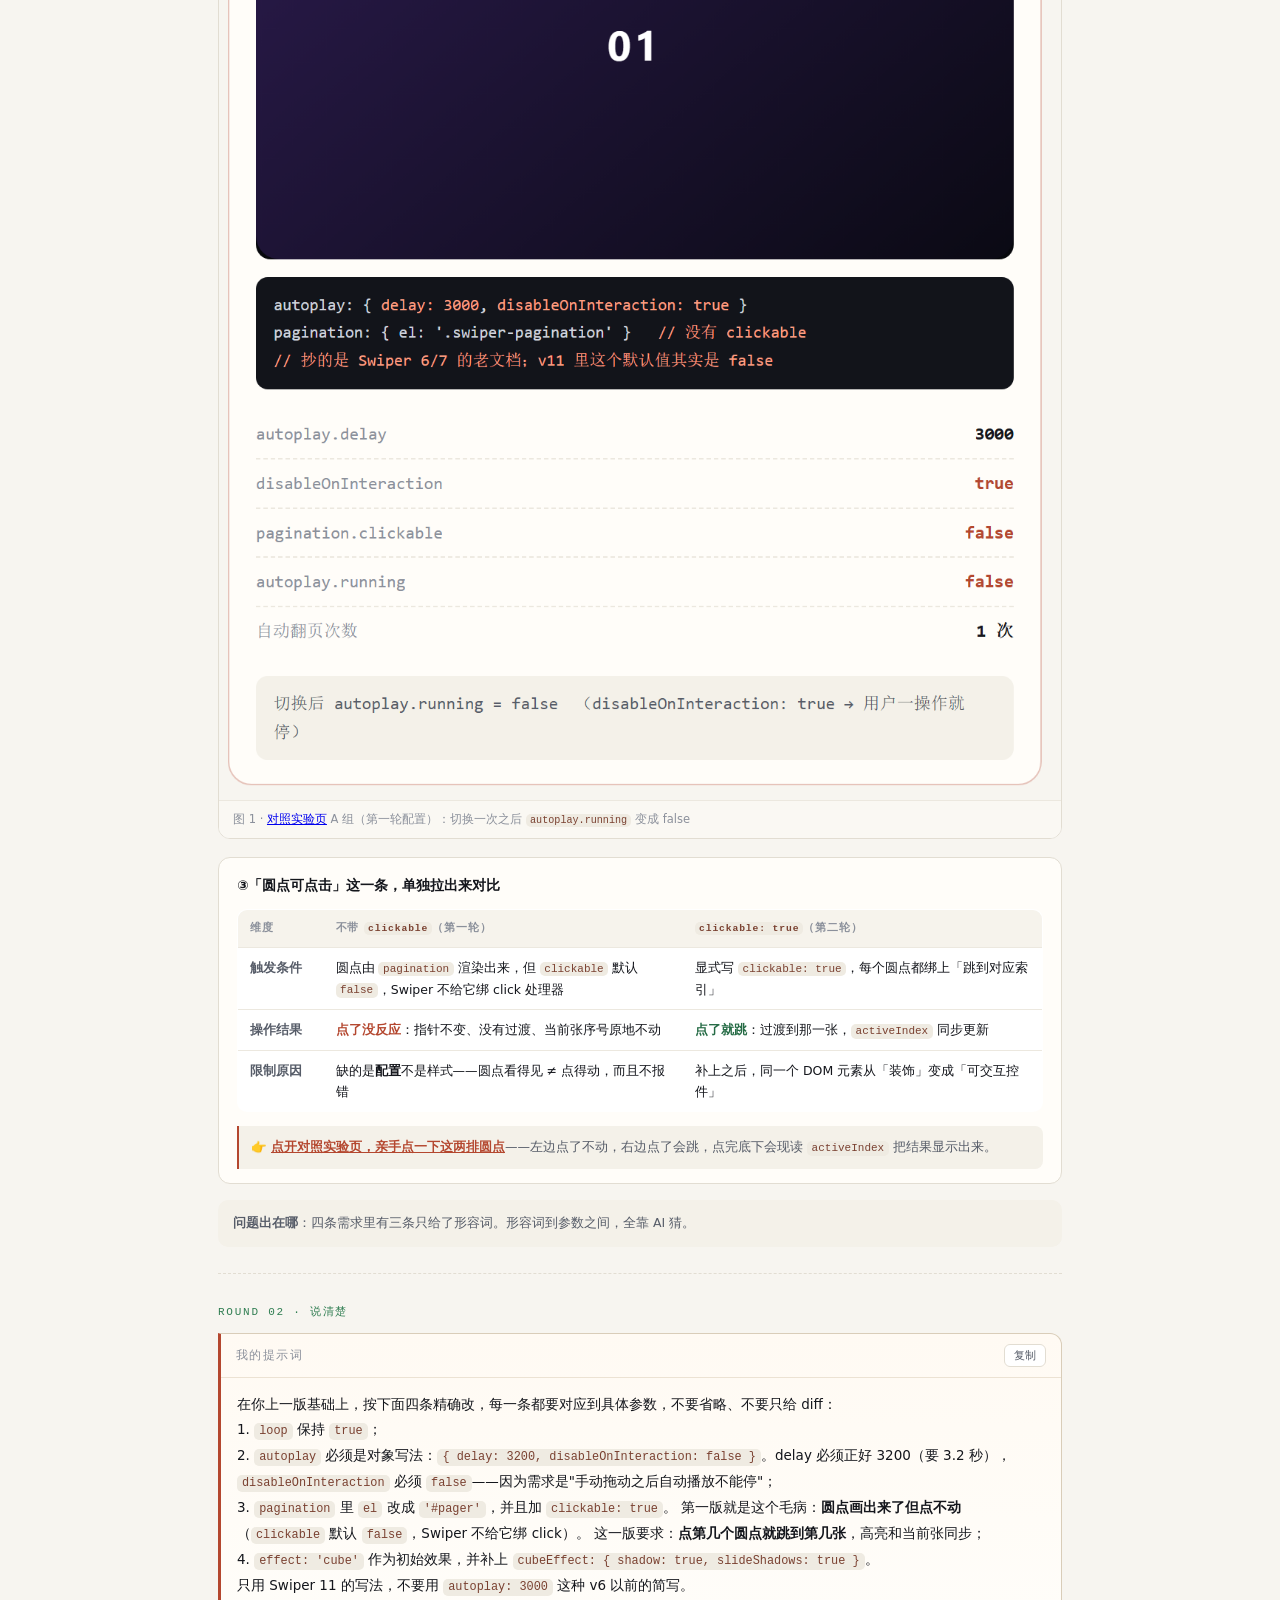
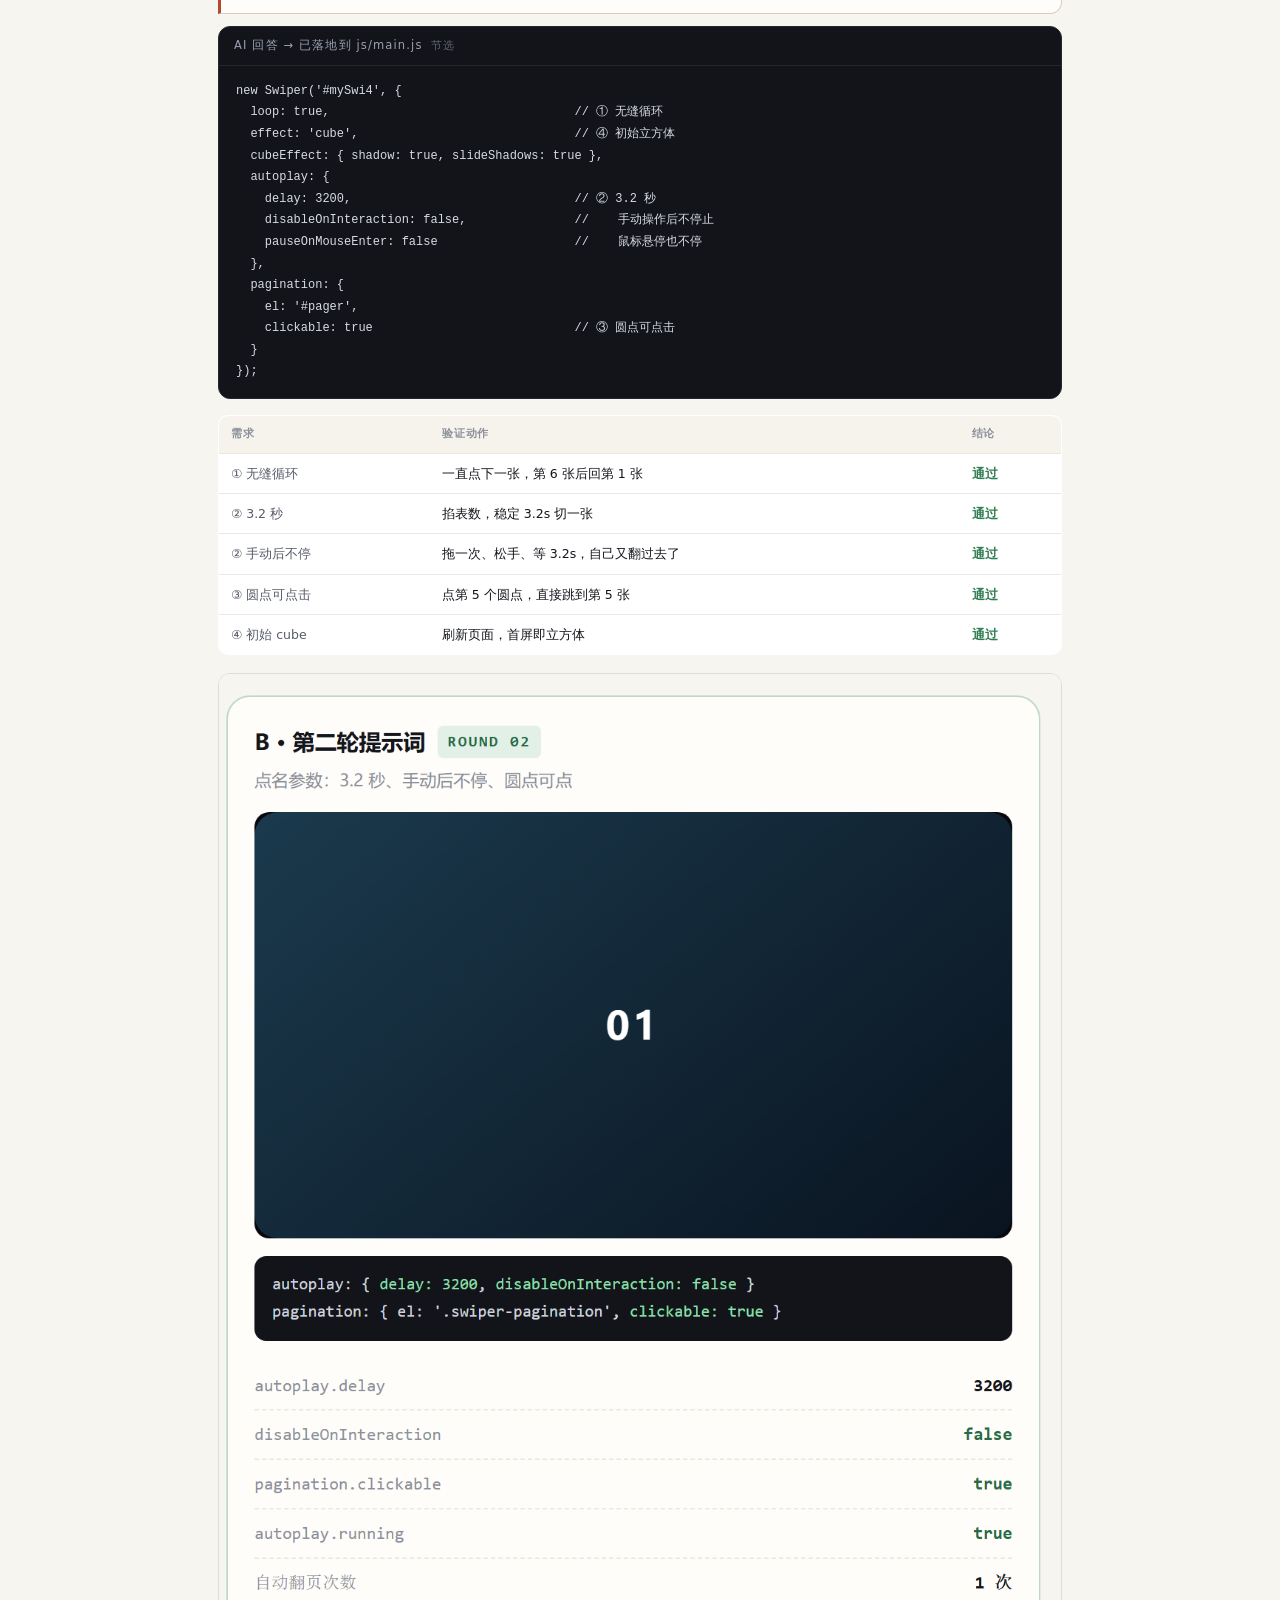
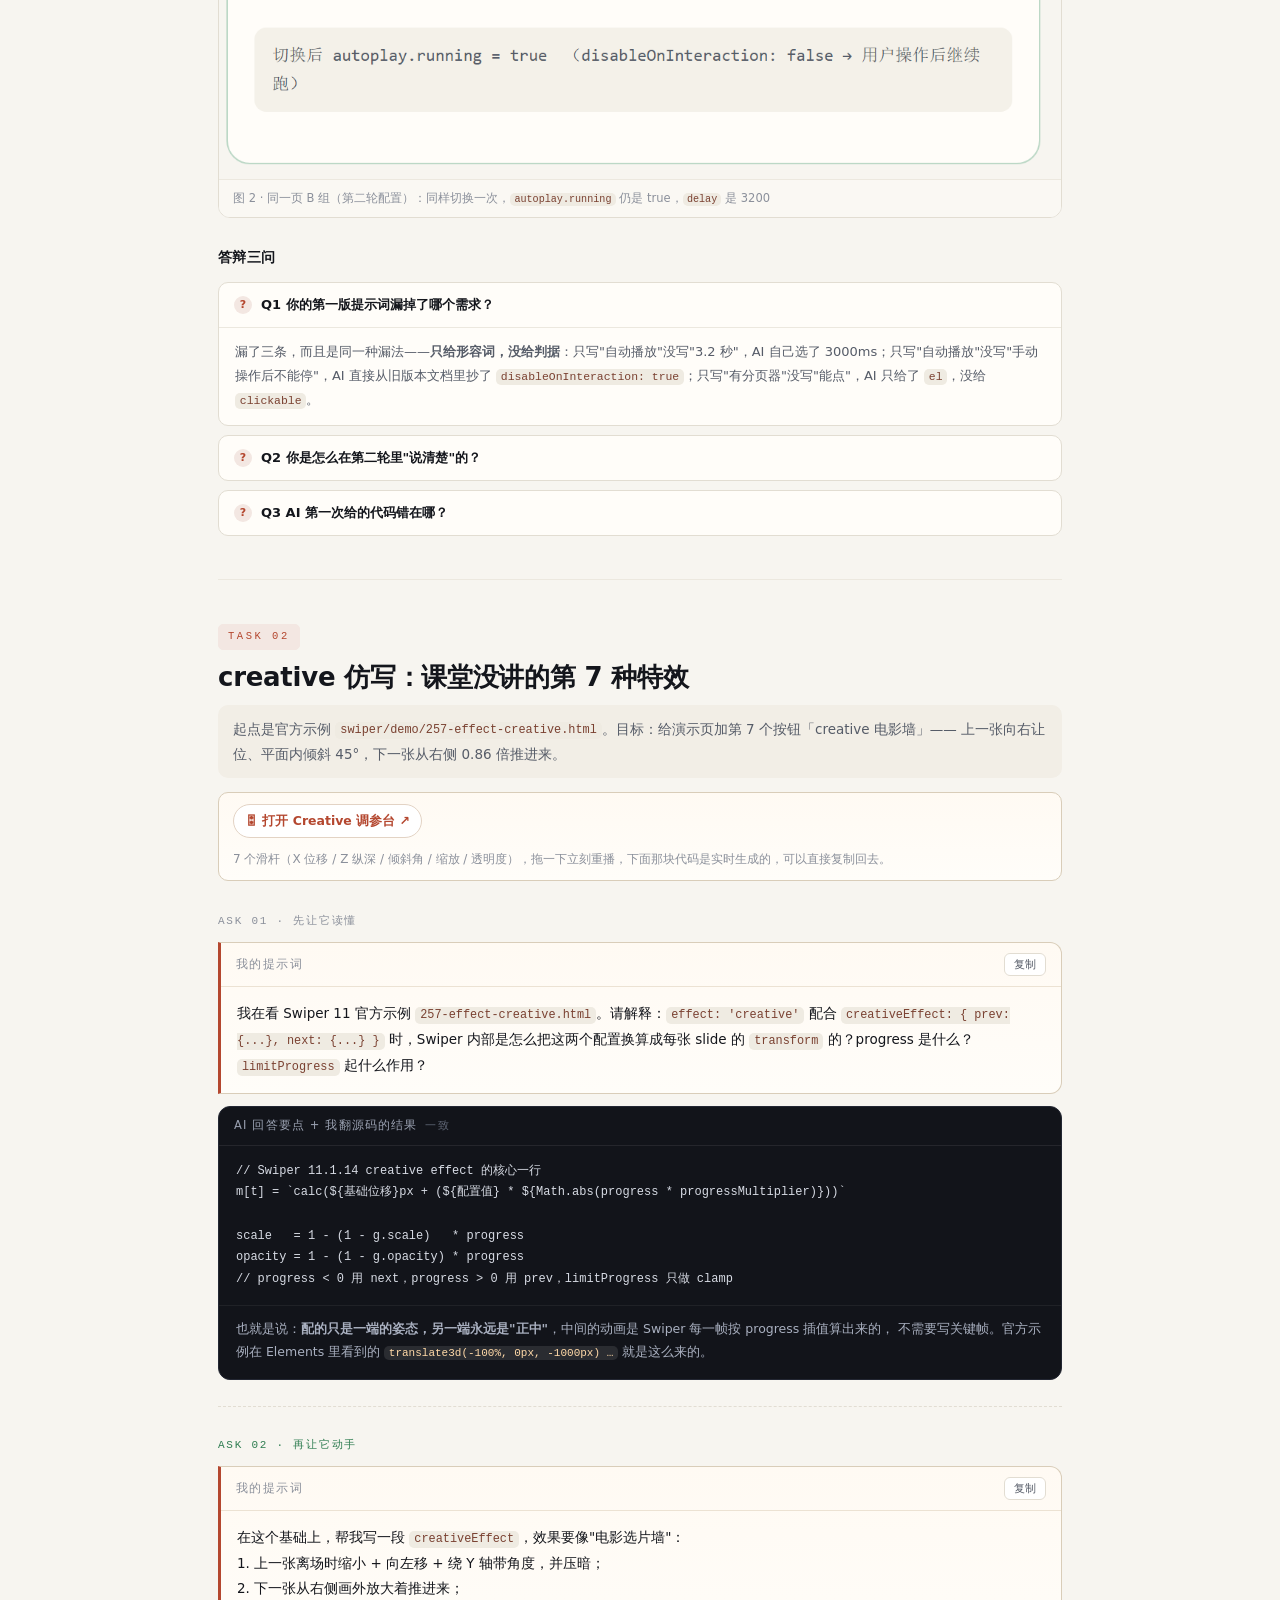
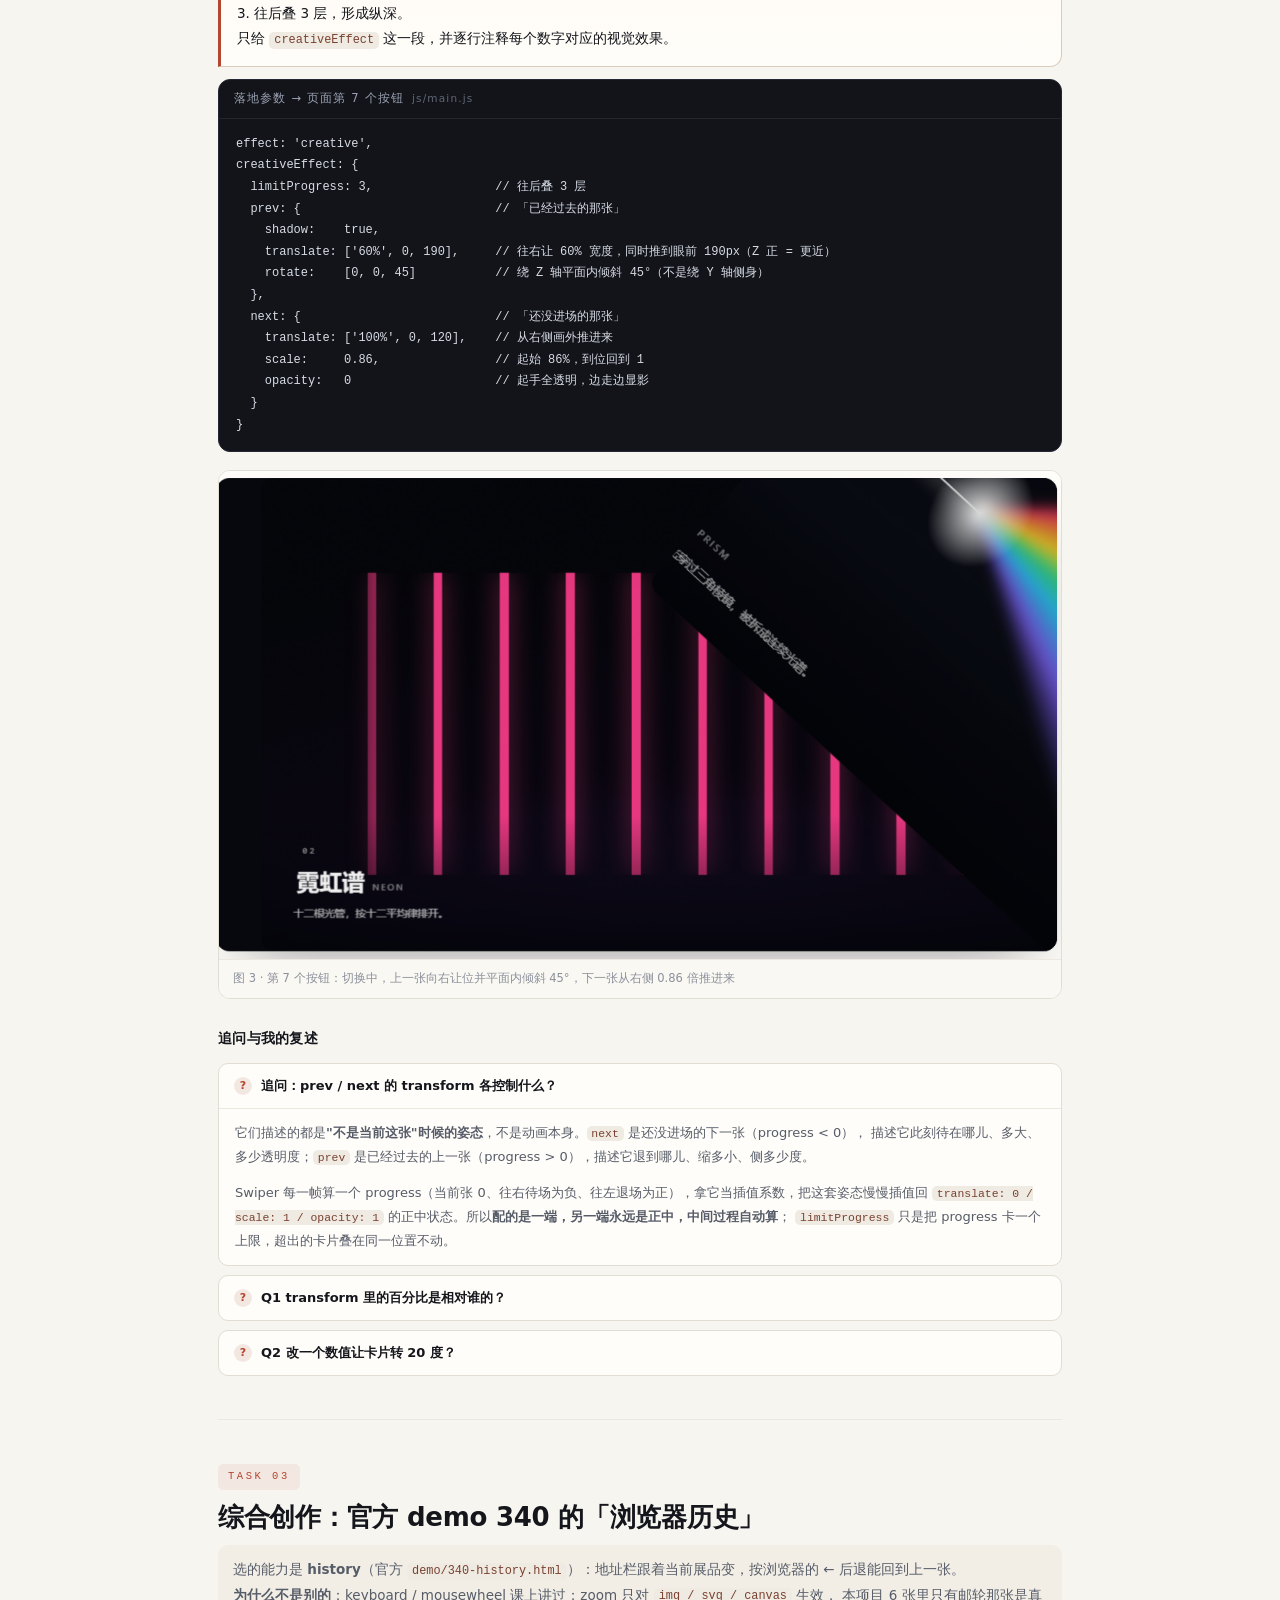
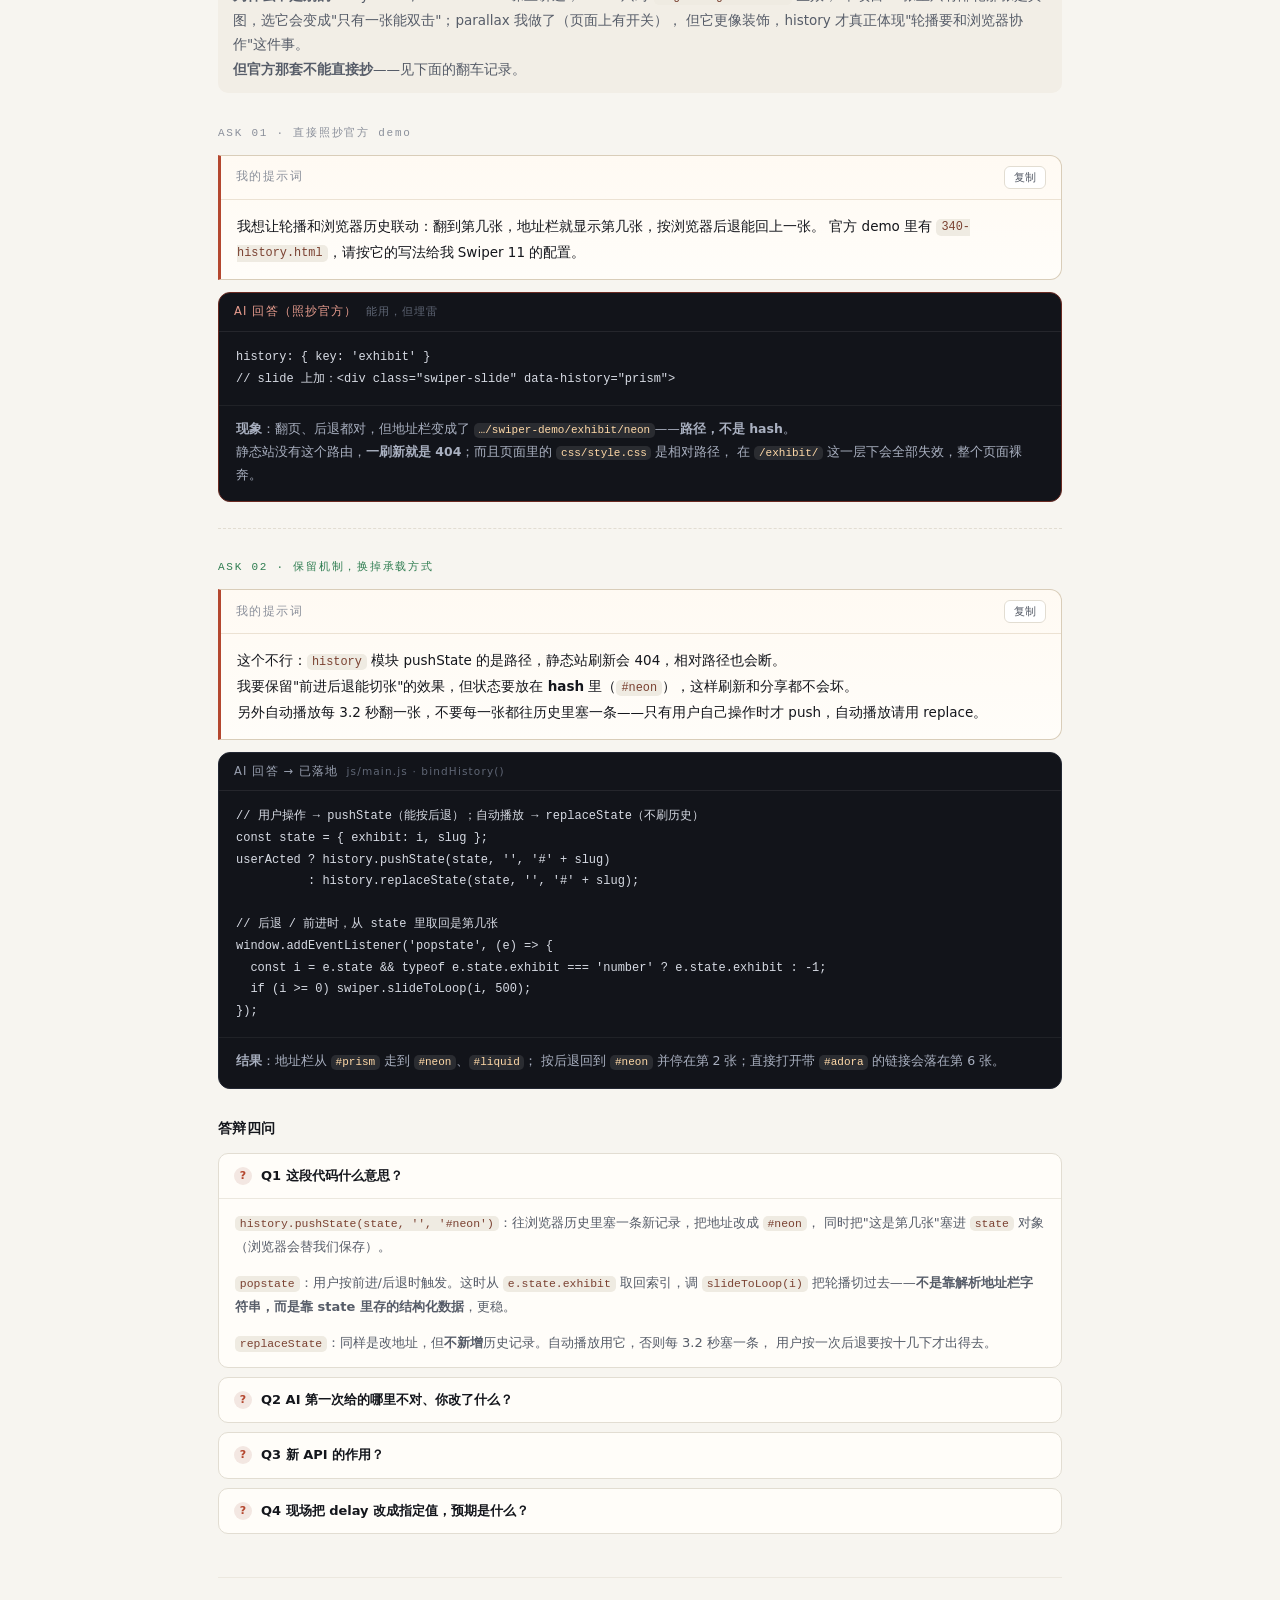
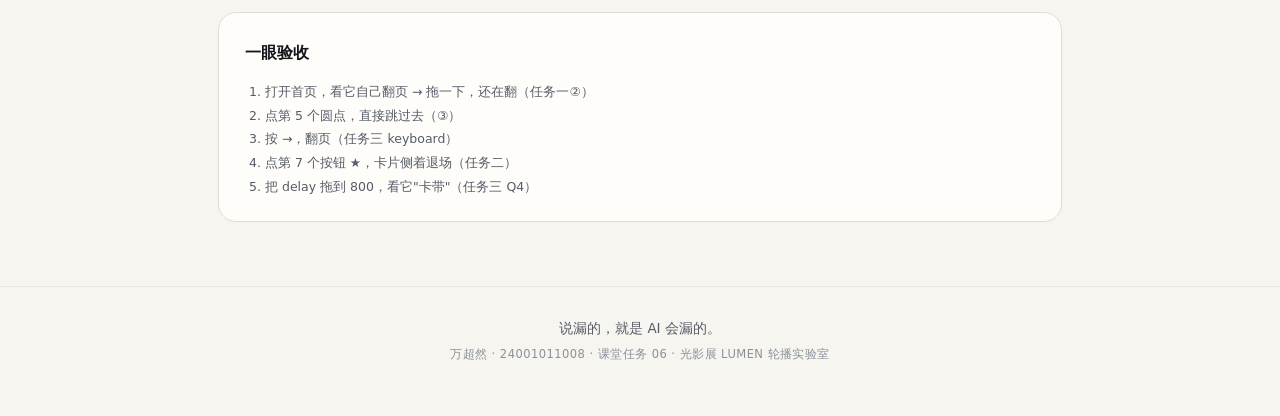
<file: prompts.html>
<!doctype html>
<html lang="zh-CN">
<head>
<meta charset="utf-8" />
<meta name="viewport" content="width=device-width, initial-scale=1" />
<title>提示词记录 PROMPT LOG · 光影展轮播实验室</title>
<meta name="description" content="课堂任务 06 的提示词迭代记录：三轮提示词、每轮 AI 原始回答、粘贴后的验证结论，附答辩问答。" />
<link rel="stylesheet" href="css/style.css?v=20261109b" />
</head>
<body class="page-log">

<header class="masthead masthead--log">
  <div class="wrap">
    <p class="kicker"><span class="kicker__dot"></span>PROMPT LOG · 课堂任务 06</p>
    <h1>提示词记录 <span class="latin">PROMPT LOG</span></h1>
    <p class="lede">
      三轮迭代，每轮都留了原始提示词、AI 的原始回答，以及「粘进页面之后到底成没成」的验证结论。
      下面所有代码都已在本项目的 <code>js/main.js</code> 里跑通。
    </p>
    <ul class="badges">
      <li>万超然 · 24001011008</li>
      <li>前端开发 · 课堂任务 06</li>
      <li>2026-11-05</li>
    </ul>
    <div class="log-nav">
      <a class="btn" href="index.html">← 回到光影展</a>
      <a class="btn btn--ghost" href="#t1">任务一</a>
      <a class="btn btn--ghost" href="#t2">任务二</a>
      <a class="btn btn--ghost" href="#t3">任务三</a>
      <a class="btn btn--ghost" href="https://github.com/llleee77/swiper-lumen" target="_blank" rel="noopener">GitHub 仓库 ↗</a>
    </div>
  </div>
</header>

<main class="wrap log-wrap">

  <!-- ================= 任务一 ================= -->
  <section class="log-sec" id="t1">
    <div class="log-sec__head">
      <span class="log-sec__no">TASK 01</span>
      <h2>提示词工程：让 AI 听懂需求</h2>
      <p class="log-sec__goal">
        任务：<b>不写代码，只写提示词</b>，让 AI 生成 <code>new Swiper('#mySwi4', {…})</code>，满足
        ① 无缝循环 ② 3.2 秒自动翻页且手动操作后不停止 ③ 圆点分页器可点击 ④ 初始效果 cube。
      </p>

      <p class="entry-link">
        <a href="https://github.com/llleee77/wanchaoran/blob/main/wcr_prompt.md" target="_blank" rel="noopener">
          📄 提示词流水账 · wcr_prompt.md ↗
        </a>
        <span>这门课每次给 AI 的提示词都记在里面（含这次任务的两轮迭代），旁边还有三条任务的提示词存档。</span>
      </p>
    </div>

    <!-- ROUND 01 -->
    <article class="round">
      <div class="round__tag">ROUND 01 · 第一版</div>

      <div class="prompt">
        <div class="prompt__head">
          <span>我的提示词</span>
          <button class="copy" data-copy type="button">复制</button>
        </div>
        <div class="prompt__body">
          用 Swiper 11 帮我写一段初始化代码，容器 id 是 <code>mySwi4</code>。要求：无缝循环、自动播放、有分页器，初始效果是立方体。
        </div>
      </div>

      <div class="answer">
        <div class="answer__head"><span>AI 回答</span><em>节选</em></div>
<pre><code>new Swiper('#mySwi4', {
  loop: true,
  autoplay: { delay: 3000, disableOnInteraction: true },  // 抄的旧版本文档
  pagination: { el: '.swiper-pagination' },               // 没有 clickable
  effect: 'cube'
});</code></pre>
      </div>

      <table class="verify">
        <thead><tr><th>需求</th><th>粘进页面后看到的</th><th class="v-col">判定</th></tr></thead>
        <tbody>
          <tr><td>① 无缝循环</td><td>第 6 张后回第 1 张，无空白帧</td><td class="v-col ok">通过</td></tr>
          <tr><td>② 3.2 秒自动翻页</td><td>能自动翻，但约 <b>3 秒</b>一张，不是 3.2</td><td class="v-col no">数值错</td></tr>
          <tr><td>② 手动后不停止</td><td>手指拖一次，<b>自动播放直接停了</b></td><td class="v-col no">关键缺陷</td></tr>
          <tr><td>③ 圆点可点击</td><td>圆点显示正常，<b>点了没反应</b></td><td class="v-col no">缺参数</td></tr>
          <tr><td>④ 初始 cube</td><td>首屏就是立方体</td><td class="v-col ok">通过</td></tr>
        </tbody>
      </table>

      <figure class="shot" data-slot>
        <img src="img/shot-01.png" alt="对照实验页 A 组：第一轮配置的实测读数" loading="lazy" />
        <figcaption>图 1 · <a href="debug/index.html">对照实验页</a> A 组（第一轮配置）：切换一次之后 <code>autoplay.running</code> 变成 false</figcaption>
      </figure>

      <div class="mini-cmp">
        <h4>③「圆点可点击」这一条，单独拉出来对比</h4>
        <table class="verify">
          <thead>
            <tr><th style="width:86px">维度</th><th>不带 <code>clickable</code>（第一轮）</th><th><code>clickable: true</code>（第二轮）</th></tr>
          </thead>
          <tbody>
            <tr>
              <td><b>触发条件</b></td>
              <td>圆点由 <code>pagination</code> 渲染出来，但 <code>clickable</code> 默认 <code>false</code>，Swiper 不给它绑 click 处理器</td>
              <td>显式写 <code>clickable: true</code>，每个圆点都绑上「跳到对应索引」</td>
            </tr>
            <tr>
              <td><b>操作结果</b></td>
              <td><span class="v-no">点了没反应</span>：指针不变、没有过渡、当前张序号原地不动</td>
              <td><span class="v-ok">点了就跳</span>：过渡到那一张，<code>activeIndex</code> 同步更新</td>
            </tr>
            <tr>
              <td><b>限制原因</b></td>
              <td>缺的是<b>配置</b>不是样式——圆点看得见 ≠ 点得动，而且不报错</td>
              <td>补上之后，同一个 DOM 元素从「装饰」变成「可交互控件」</td>
            </tr>
          </tbody>
        </table>
        <p class="mini-cmp__cta">👉 <a href="debug/index.html#click">点开对照实验页，亲手点一下这两排圆点</a>——左边点了不动，右边点了会跳，点完底下会现读 <code>activeIndex</code> 把结果显示出来。</p>
      </div>

      <p class="insight">
        <b>问题出在哪</b>：四条需求里有三条只给了形容词。形容词到参数之间，全靠 AI 猜。
      </p>
    </article>

    <!-- ROUND 02 -->
    <article class="round">
      <div class="round__tag round__tag--ok">ROUND 02 · 说清楚</div>

      <div class="prompt">
        <div class="prompt__head">
          <span>我的提示词</span>
          <button class="copy" data-copy type="button">复制</button>
        </div>
        <div class="prompt__body">
          在你上一版基础上，按下面四条精确改，每一条都要对应到具体参数，不要省略、不要只给 diff：<br />
          1. <code>loop</code> 保持 <code>true</code>；<br />
          2. <code>autoplay</code> 必须是对象写法：<code>{ delay: 3200, disableOnInteraction: false }</code>。delay 必须正好 3200（要 3.2 秒），<code>disableOnInteraction</code> 必须 <code>false</code>——因为需求是"手动拖动之后自动播放不能停"；<br />
          3. <code>pagination</code> 里 <code>el</code> 改成 <code>'#pager'</code>，并且加 <code>clickable: true</code>。
          第一版就是这个毛病：<b>圆点画出来了但点不动</b>（<code>clickable</code> 默认 <code>false</code>，Swiper 不给它绑 click）。
          这一版要求：<b>点第几个圆点就跳到第几张</b>，高亮和当前张同步；<br />
          4. <code>effect: 'cube'</code> 作为初始效果，并补上 <code>cubeEffect: { shadow: true, slideShadows: true }</code>。<br />
          只用 Swiper 11 的写法，不要用 <code>autoplay: 3000</code> 这种 v6 以前的简写。
        </div>
      </div>

      <div class="answer">
        <div class="answer__head"><span>AI 回答 → 已落地到 js/main.js</span><em>节选</em></div>
<pre><code>new Swiper('#mySwi4', {
  loop: true,                                  // ① 无缝循环
  effect: 'cube',                              // ④ 初始立方体
  cubeEffect: { shadow: true, slideShadows: true },
  autoplay: {
    delay: 3200,                               // ② 3.2 秒
    disableOnInteraction: false,               //    手动操作后不停止
    pauseOnMouseEnter: false                   //    鼠标悬停也不停
  },
  pagination: {
    el: '#pager',
    clickable: true                            // ③ 圆点可点击
  }
});</code></pre>
      </div>

      <table class="verify">
        <thead><tr><th>需求</th><th>验证动作</th><th class="v-col">结论</th></tr></thead>
        <tbody>
          <tr><td>① 无缝循环</td><td>一直点下一张，第 6 张后回第 1 张</td><td class="v-col ok">通过</td></tr>
          <tr><td>② 3.2 秒</td><td>掐表数，稳定 3.2s 切一张</td><td class="v-col ok">通过</td></tr>
          <tr><td>② 手动后不停</td><td>拖一次、松手、等 3.2s，自己又翻过去了</td><td class="v-col ok">通过</td></tr>
          <tr><td>③ 圆点可点击</td><td>点第 5 个圆点，直接跳到第 5 张</td><td class="v-col ok">通过</td></tr>
          <tr><td>④ 初始 cube</td><td>刷新页面，首屏即立方体</td><td class="v-col ok">通过</td></tr>
        </tbody>
      </table>

      <figure class="shot" data-slot>
        <img src="img/shot-02.png" alt="对照实验页 B 组：第二轮配置的实测读数" loading="lazy" />
        <figcaption>图 2 · 同一页 B 组（第二轮配置）：同样切换一次，<code>autoplay.running</code> 仍是 true，<code>delay</code> 是 3200</figcaption>
      </figure>
    </article>

    <div class="qa">
      <h3>答辩三问</h3>
      <details open>
        <summary>Q1 你的第一版提示词漏掉了哪个需求？</summary>
        <p>漏了三条，而且是同一种漏法——<b>只给形容词，没给判据</b>：只写"自动播放"没写"3.2 秒"，AI 自己选了 3000ms；只写"自动播放"没写"手动操作后不能停"，AI 直接从旧版本文档里抄了 <code>disableOnInteraction: true</code>；只写"有分页器"没写"能点"，AI 只给了 <code>el</code>，没给 <code>clickable</code>。</p>
      </details>
      <details>
        <summary>Q2 你是怎么在第二轮里"说清楚"的？</summary>
        <p>不再描述感受，改成<b>点名参数 + 说明因果</b>。比如不说"要能一直自动播"，而是写"<code>disableOnInteraction: false</code>，因为需求是手动拖动后自动播放不能停"。参数名是 AI 唯一不会误解的语言；顺带把每个参数为什么这么设也写进去，AI 就没法再"合理发挥"。</p>
      </details>
      <details>
        <summary>Q3 AI 第一次给的代码错在哪？</summary>
        <p>三处，都是"不报错但行为不对"的那种：<code>delay: 3000</code> 差 200ms 肉眼看不出；<code>disableOnInteraction</code> 被写死成 <code>true</code>，一拖就再也不自动了，控制台一片安静；<code>pagination</code> 缺 <code>clickable</code>，圆点只是装饰。</p>
        <p class="kv">加分点：Swiper 11 里 <code>disableOnInteraction</code> 的默认值其实已经改成了 <code>false</code>（v6–v8 才是 <code>true</code>）。所以真正的坑不是"默认值"，而是<b>AI 照抄了旧版本文档</b>。我在 <a href="debug/index.html">对照实验页</a> 里把两套配置并排跑了一遍验证这件事。</p>
        <p class="kv">一句话：AI 不会替你判断需求有没有被满足，它只会把你说出口的部分实现掉。<b>说漏的，就是它会漏的。</b></p>
      </details>
    </div>
  </section>

  <!-- ================= 任务二 ================= -->
  <section class="log-sec" id="t2">
    <div class="log-sec__head">
      <span class="log-sec__no">TASK 02</span>
      <h2>creative 仿写：课堂没讲的第 7 种特效</h2>
      <p class="log-sec__goal">
        起点是官方示例 <code>swiper/demo/257-effect-creative.html</code>。目标：给演示页加第 7 个按钮「creative 电影墙」——
        上一张向右让位、平面内倾斜 45°，下一张从右侧 0.86 倍推进来。
      </p>

      <p class="entry-link">
        <a href="debug/tuner.html" target="_blank" rel="noopener">
          🎛 打开 Creative 调参台 ↗
        </a>
        <span>7 个滑杆（X 位移 / Z 纵深 / 倾斜角 / 缩放 / 透明度），拖一下立刻重播，下面那块代码是实时生成的，可以直接复制回去。</span>
      </p>
    </div>

    <article class="round">
      <div class="round__tag">ASK 01 · 先让它读懂</div>
      <div class="prompt">
        <div class="prompt__head">
          <span>我的提示词</span>
          <button class="copy" data-copy type="button">复制</button>
        </div>
        <div class="prompt__body">
          我在看 Swiper 11 官方示例 <code>257-effect-creative.html</code>。请解释：<code>effect: 'creative'</code> 配合
          <code>creativeEffect: { prev: {...}, next: {...} }</code> 时，Swiper 内部是怎么把这两个配置换算成每张 slide 的
          <code>transform</code> 的？progress 是什么？<code>limitProgress</code> 起什么作用？
        </div>
      </div>

      <div class="answer">
        <div class="answer__head"><span>AI 回答要点 + 我翻源码的结果</span><em>一致</em></div>
<pre><code>// Swiper 11.1.14 creative effect 的核心一行
m[t] = `calc(${基础位移}px + (${配置值} * ${Math.abs(progress * progressMultiplier)}))`

scale   = 1 - (1 - g.scale)   * progress
opacity = 1 - (1 - g.opacity) * progress
// progress &lt; 0 用 next，progress &gt; 0 用 prev，limitProgress 只做 clamp</code></pre>
        <p class="answer__after">
          也就是说：<b>配的只是一端的姿态，另一端永远是"正中"</b>，中间的动画是 Swiper 每一帧按 progress 插值算出来的，
          不需要写关键帧。官方示例在 Elements 里看到的
          <code>translate3d(-100%, 0px, -1000px) …</code> 就是这么来的。
        </p>
      </div>
    </article>

    <article class="round">
      <div class="round__tag round__tag--ok">ASK 02 · 再让它动手</div>
      <div class="prompt">
        <div class="prompt__head">
          <span>我的提示词</span>
          <button class="copy" data-copy type="button">复制</button>
        </div>
        <div class="prompt__body">
          在这个基础上，帮我写一段 <code>creativeEffect</code>，效果要像"电影选片墙"：<br />
          1. 上一张离场时缩小 + 向左移 + 绕 Y 轴带角度，并压暗；<br />
          2. 下一张从右侧画外放大着推进来；<br />
          3. 往后叠 3 层，形成纵深。<br />
          只给 <code>creativeEffect</code> 这一段，并逐行注释每个数字对应的视觉效果。
        </div>
      </div>

      <div class="answer">
        <div class="answer__head"><span>落地参数 → 页面第 7 个按钮</span><em>js/main.js</em></div>
<pre><code>effect: 'creative',
creativeEffect: {
  limitProgress: 3,                 // 往后叠 3 层
  prev: {                           // 「已经过去的那张」
    shadow:    true,
    translate: ['60%', 0, 190],     // 往右让 60% 宽度，同时推到眼前 190px（Z 正 = 更近）
    rotate:    [0, 0, 45]           // 绕 Z 轴平面内倾斜 45°（不是绕 Y 轴侧身）
  },
  next: {                           // 「还没进场的那张」
    translate: ['100%', 0, 120],    // 从右侧画外推进来
    scale:     0.86,                // 起始 86%，到位回到 1
    opacity:   0                    // 起手全透明，边走边显影
  }
}</code></pre>
      </div>

      <figure class="shot" data-slot>
        <img src="img/shot-03.png" alt="第 7 个按钮 creative 电影墙的切换瞬间" loading="lazy" />
        <figcaption>图 3 · 第 7 个按钮：切换中，上一张向右让位并平面内倾斜 45°，下一张从右侧 0.86 倍推进来</figcaption>
      </figure>
    </article>

    <div class="qa">
      <h3>追问与我的复述</h3>
      <details open>
        <summary>追问：prev / next 的 transform 各控制什么？</summary>
        <p>它们描述的都是<b>"不是当前这张"时候的姿态</b>，不是动画本身。<code>next</code> 是还没进场的下一张（progress &lt; 0），
        描述它此刻待在哪儿、多大、多少透明度；<code>prev</code> 是已经过去的上一张（progress &gt; 0），描述它退到哪儿、缩多小、侧多少度。</p>
        <p>Swiper 每一帧算一个 progress（当前张 0、往右待场为负、往左退场为正），拿它当插值系数，把这套姿态慢慢插值回
        <code>translate: 0 / scale: 1 / opacity: 1</code> 的正中状态。所以<b>配的是一端，另一端永远是正中，中间过程自动算</b>；
        <code>limitProgress</code> 只是把 progress 卡一个上限，超出的卡片叠在同一位置不动。</p>
      </details>
      <details>
        <summary>Q1 transform 里的百分比是相对谁的？</summary>
        <p><b>相对 slide 元素自己的宽高</b>，不是容器、不是视口。Swiper 把 <code>'-20%'</code> 原样塞进
        <code>calc(基础位移px + (-20% * 进度))</code> 再交给 <code>translate3d()</code>，而 CSS 规范里 translate 的百分比基准就是元素自身的 border-box。
        所以 <code>-20%</code> = 往左走"自己宽度的 20%"，换到手机上会自动等比缩小，不用改代码。</p>
        <p class="kv">加分点：translate 的第三个数（Z 轴）不能用百分比，只能 px——元素没有"厚度"可参照。</p>
      </details>
      <details>
        <summary>Q2 改一个数值让卡片转 20 度？</summary>
        <p>改 <code>prev.rotate</code> 的第三个数（Z 轴，平面内倾斜）：<code>[0, 0, 45]</code> → <code>[0, 0, 20]</code>。
        三个数依次是 X / Y / Z，单位是度。</p>
        <p>顺带把这个对比说清楚：<code>[0, 0, 45]</code> 是卡片在屏幕平面里歪头（照片甩在桌上的感觉，现在用的就是这个）；
        <code>[0, 45, 0]</code> 才是绕 Y 轴侧身，有 3D 纵深。<b>Z 轴和 Y 轴完全是两回事</b>，这是最容易混的一个点。</p>
      </details>
    </div>
  </section>

  <!-- ================= 任务三 ================= -->
  <section class="log-sec" id="t3">
    <div class="log-sec__head">
      <span class="log-sec__no">TASK 03</span>
      <h2>综合创作：官方 demo 340 的「浏览器历史」</h2>
      <p class="log-sec__goal">
        选的能力是 <b>history</b>（官方 <code>demo/340-history.html</code>）：地址栏跟着当前展品变，按浏览器的 ← 后退能回到上一张。<br />
        <b>为什么不是别的</b>：keyboard / mousewheel 课上讲过；zoom 只对 <code>img / svg / canvas</code> 生效，
        本项目 6 张里只有邮轮那张是真图，选它会变成"只有一张能双击"；parallax 我做了（页面上有开关），
        但它更像装饰，history 才真正体现"轮播要和浏览器协作"这件事。<br />
        <b>但官方那套不能直接抄</b>——见下面的翻车记录。
      </p>
    </div>

    <article class="round">
      <div class="round__tag">ASK 01 · 直接照抄官方 demo</div>
      <div class="prompt">
        <div class="prompt__head">
          <span>我的提示词</span>
          <button class="copy" data-copy type="button">复制</button>
        </div>
        <div class="prompt__body">
          我想让轮播和浏览器历史联动：翻到第几张，地址栏就显示第几张，按浏览器后退能回上一张。
          官方 demo 里有 <code>340-history.html</code>，请按它的写法给我 Swiper 11 的配置。
        </div>
      </div>

      <div class="answer answer--bad">
        <div class="answer__head"><span>AI 回答（照抄官方）</span><em>能用，但埋雷</em></div>
<pre><code>history: { key: 'exhibit' }
// slide 上加：&lt;div class="swiper-slide" data-history="prism"&gt;</code></pre>
        <p class="answer__after">
          <b>现象</b>：翻页、后退都对，但地址栏变成了
          <code>…/swiper-demo/exhibit/neon</code>——<b>路径，不是 hash</b>。<br />
          静态站没有这个路由，<b>一刷新就是 404</b>；而且页面里的 <code>css/style.css</code> 是相对路径，
          在 <code>/exhibit/</code> 这一层下会全部失效，整个页面裸奔。
        </p>
      </div>
    </article>

    <article class="round">
      <div class="round__tag round__tag--ok">ASK 02 · 保留机制，换掉承载方式</div>
      <div class="prompt">
        <div class="prompt__head">
          <span>我的提示词</span>
          <button class="copy" data-copy type="button">复制</button>
        </div>
        <div class="prompt__body">
          这个不行：<code>history</code> 模块 pushState 的是路径，静态站刷新会 404，相对路径也会断。<br />
          我要保留"前进后退能切张"的效果，但状态要放在 <b>hash</b> 里（<code>#neon</code>），这样刷新和分享都不会坏。<br />
          另外自动播放每 3.2 秒翻一张，不要每一张都往历史里塞一条——只有用户自己操作时才 push，自动播放请用 replace。
        </div>
      </div>

      <div class="answer">
        <div class="answer__head"><span>AI 回答 → 已落地</span><em>js/main.js · bindHistory()</em></div>
<pre><code>// 用户操作 → pushState（能按后退）；自动播放 → replaceState（不刷历史）
const state = { exhibit: i, slug };
userActed ? history.pushState(state, '', '#' + slug)
          : history.replaceState(state, '', '#' + slug);

// 后退 / 前进时，从 state 里取回是第几张
window.addEventListener('popstate', (e) =&gt; {
  const i = e.state &amp;&amp; typeof e.state.exhibit === 'number' ? e.state.exhibit : -1;
  if (i &gt;= 0) swiper.slideToLoop(i, 500);
});</code></pre>
        <p class="answer__after">
          <b>结果</b>：地址栏从 <code>#prism</code> 走到 <code>#neon</code>、<code>#liquid</code>；
          按后退回到 <code>#neon</code> 并停在第 2 张；直接打开带 <code>#adora</code> 的链接会落在第 6 张。
        </p>
      </div>
    </article>

    <div class="qa">
      <h3>答辩四问</h3>
      <details open>
        <summary>Q1 这段代码什么意思？</summary>
        <p><code>history.pushState(state, '', '#neon')</code>：往浏览器历史里塞一条新记录，把地址改成 <code>#neon</code>，
        同时把"这是第几张"塞进 <code>state</code> 对象（浏览器会替我们保存）。</p>
        <p><code>popstate</code>：用户按前进/后退时触发。这时从 <code>e.state.exhibit</code> 取回索引，调
        <code>slideToLoop(i)</code> 把轮播切过去——<b>不是靠解析地址栏字符串，而是靠 state 里存的结构化数据</b>，更稳。</p>
        <p><code>replaceState</code>：同样是改地址，但<b>不新增</b>历史记录。自动播放用它，否则每 3.2 秒塞一条，
        用户按一次后退要按十几下才出得去。</p>
      </details>
      <details>
        <summary>Q2 AI 第一次给的哪里不对、你改了什么？</summary>
        <ul class="tight">
          <li><b>照抄 340 用路径</b> —— 静态站没有 <code>/exhibit/neon</code> 这个路由，刷新 404；相对路径也会全断。
            改用 hash 承载状态，刷新、分享都不坏。</li>
          <li><b>只写 <code>history: { key }</code> 却没给 slide 加 <code>data-history</code></b> —— 模块跑起来了，
            但取不到值，URL 里出现空段，后退也定位不到。必须成对出现。</li>
          <li><b>自动播放也 pushState</b> —— 官方模块在每次 <code>slideChange</code> 都 push，自动播放会把历史刷爆。
            我加了个 <code>userActed</code> 标志：只有用户点/按键/滚轮之后的切换才 push，其余走 replace。</li>
        </ul>
      </details>
      <details>
        <summary>Q3 新 API 的作用？</summary>
        <p><code>pushState(state, title, url)</code> 新增一条历史；<code>replaceState</code> 只改当前条；
        <code>popstate</code> 在前进/后退时触发，<code>event.state</code> 就是当初 push 进去的那个对象；
        <code>slideToLoop(i)</code> 是循环模式下按"逻辑序号"跳转（<code>slideTo</code> 用的是实际 DOM 序号，循环模式下会错位）。</p>
        <p class="kv">一句话区分：hash 变化不会请求服务器（刷新安全），path 变化在静态站上等于向服务器要一个不存在的文件（404）。</p>
      </details>
      <details>
        <summary>Q4 现场把 delay 改成指定值，预期是什么？</summary>
        <table class="verify">
          <thead><tr><th>delay</th><th>切换间隔</th><th>speed 700ms 占一周期</th><th>观感</th></tr></thead>
          <tbody>
            <tr><td>3200（默认）</td><td>3.2s</td><td>22%</td><td>从容，每张停得住</td></tr>
            <tr><td>1600</td><td>1.6s</td><td>44%</td><td>偏紧，翻页有点赶</td></tr>
            <tr><td>800</td><td>0.8s</td><td>88%</td><td>动画没走完就被推走，观感"卡带"</td></tr>
          </tbody>
        </table>
        <p>三句必须说出口：① <code>delay</code> 是"多久动一次"，<code>speed</code> 是"动多久"，两者不叠加；
        ② 改的是 <code>swiper.params.autoplay.delay</code>，要 <code>stop()</code> → <code>start()</code> 才会立刻按新值重新计时；
        ③ delay 不能比过渡时长小太多，否则视觉上就是"永远在动"。</p>
      </details>
    </div>
  </section>

  <section class="log-end">
    <h2>一眼验收</h2>
    <ol class="steps">
      <li>打开首页，看它自己翻页 → 拖一下，还在翻（任务一②）</li>
      <li>点第 5 个圆点，直接跳过去（③）</li>
      <li>按 →，翻页（任务三 keyboard）</li>
      <li>点第 7 个按钮 ★，卡片侧着退场（任务二）</li>
      <li>把 delay 拖到 800，看它"卡带"（任务三 Q4）</li>
    </ol>
  </section>

</main>

<footer class="foot">
  <p>说漏的，就是 AI 会漏的。</p>
  <p class="foot__meta">万超然 · 24001011008 · 课堂任务 06 · 光影展 LUMEN 轮播实验室</p>
</footer>

<script>
// 提示词一键复制
document.querySelectorAll('[data-copy]').forEach(function (btn) {
  btn.addEventListener('click', function () {
    var box = btn.closest('.prompt').querySelector('.prompt__body');
    var text = box.innerText.trim();
    var done = function () {
      var old = btn.textContent;
      btn.textContent = '已复制';
      btn.classList.add('is-done');
      setTimeout(function () { btn.textContent = old; btn.classList.remove('is-done'); }, 1600);
    };
    if (navigator.clipboard && window.isSecureContext) {
      navigator.clipboard.writeText(text).then(done).catch(function () {});
    } else {
      var ta = document.createElement('textarea');
      ta.value = text; document.body.appendChild(ta); ta.select();
      try { document.execCommand('copy'); done(); } catch (e) {}
      document.body.removeChild(ta);
    }
  });
});

// 截图还没放进去时，别显示破图
document.querySelectorAll('[data-slot] img').forEach(function (img) {
  img.addEventListener('error', function () {
    var fig = img.closest('[data-slot]');
    fig.classList.add('is-empty');
    img.remove();
  });
});
</script>
</body>
</html>
</file>
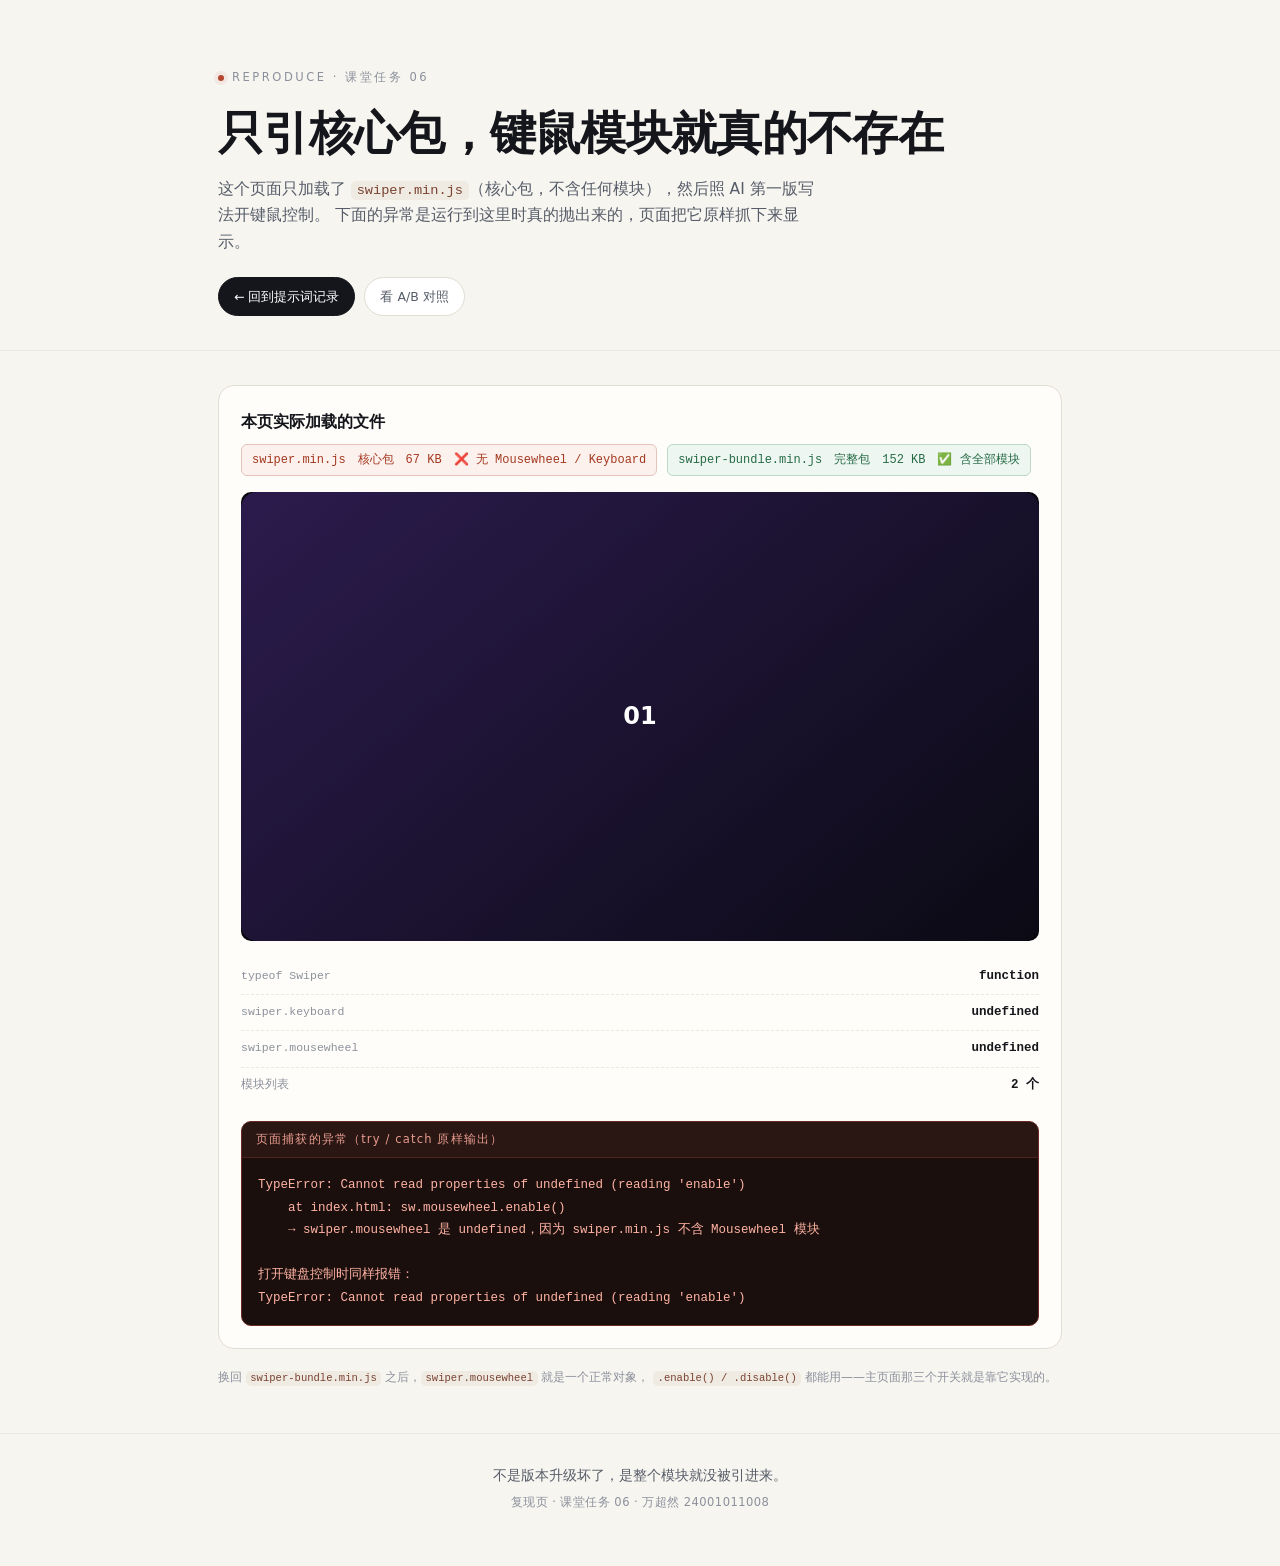
<file: debug/core-only.html>
<!doctype html>
<html lang="zh-CN">
<head>
<meta charset="utf-8" />
<meta name="viewport" content="width=device-width, initial-scale=1" />
<title>复现：只引核心包会怎样</title>
<link rel="stylesheet" href="../css/style.css?v=20261109b" />
<link rel="stylesheet" href="../vendor/swiper-bundle.min.css" />
<style>
  .core-wrap{ max-width:900px; }
  .core-card{
    margin-top:26px;
    border:1px solid var(--line);
    border-radius:16px;
    background:var(--paper-2);
    padding:22px;
  }
  .core-card h2{ margin:0 0 8px; font-size:16px; }
  .core-card p{ margin:0 0 14px; font-size:13px; color:var(--ink-2); line-height:1.8; }
  .fileline{
    display:flex; gap:10px; flex-wrap:wrap;
    font-family:ui-monospace,Consolas,monospace;
    font-size:12px;
    margin-bottom:16px;
  }
  .chip{
    padding:5px 10px; border-radius:6px; border:1px solid var(--line);
    background:#f7f5f0; color:var(--ink-2);
  }
  .chip--bad{ border-color:#e6c3ba; background:#fdf1ee; color:#a3391f; }
  .chip--good{ border-color:#bcd8c6; background:#eef6f1; color:#256b45; }
  .errbox{
    border:1px solid #6b2b23;
    border-radius:10px;
    overflow:hidden;
    background:#1b0f0d;
  }
  .errbox__bar{
    padding:8px 14px;
    background:#2a1613;
    color:#e79c8e;
    font-size:11.5px;
    letter-spacing:.1em;
    border-bottom:1px solid #4a231d;
  }
  .errbox pre{
    margin:0; padding:16px;
    font-size:12.5px; line-height:1.8;
    color:#ffb3a3;
    white-space:pre-wrap;
    word-break:break-word;
  }
  .errbox .loc{ color:#8b6b64; }
  .rows{ margin:18px 0 0; }
  .rows .r{
    display:flex; justify-content:space-between; gap:14px;
    padding:7px 0; border-bottom:1px dashed var(--line-soft);
    font-size:12.5px;
  }
  .rows .r:last-child{ border-bottom:0; }
  .rows .r span:first-child{ color:var(--ink-3); font-family:ui-monospace,Consolas,monospace; font-size:11.5px; }
  .rows .r span:last-child{ font-family:ui-monospace,Consolas,monospace; font-weight:600; }
  .mini{ margin-top:6px; border-radius:10px; overflow:hidden; background:#07080d; aspect-ratio:16/9; }
  .mini .swiper{ width:100%; height:100%; }
  .mini .swiper-slide{ display:grid; place-items:center; color:#fff; font-size:24px; font-weight:700; }
</style>
</head>
<body class="page-log">

<header class="masthead">
  <div class="wrap core-wrap">
    <p class="kicker"><span class="kicker__dot"></span>REPRODUCE · 课堂任务 06</p>
    <h1>只引核心包，键鼠模块就真的不存在</h1>
    <p class="lede">
      这个页面只加载了 <code>swiper.min.js</code>（核心包，不含任何模块），然后照 AI 第一版写法开键鼠控制。
      下面的异常是运行到这里时真的抛出来的，页面把它原样抓下来显示。
    </p>
    <div class="log-nav">
      <a class="btn" href="../prompts.html">← 回到提示词记录</a>
      <a class="btn btn--ghost" href="index.html">看 A/B 对照</a>
    </div>
  </div>
</header>

<main class="wrap core-wrap">

  <section class="core-card">
    <h2>本页实际加载的文件</h2>
    <div class="fileline">
      <span class="chip chip--bad">swiper.min.js　核心包　67 KB　❌ 无 Mousewheel / Keyboard</span>
      <span class="chip chip--good">swiper-bundle.min.js　完整包　152 KB　✅ 含全部模块</span>
    </div>

    <div class="mini">
      <div class="swiper" id="coreSwiper">
        <div class="swiper-wrapper">
          <div class="swiper-slide" style="background:linear-gradient(140deg,#2b1b4d,#0b0a14)">01</div>
          <div class="swiper-slide" style="background:linear-gradient(140deg,#0e3f4a,#07131a)">02</div>
          <div class="swiper-slide" style="background:linear-gradient(140deg,#4a1b2c,#14070d)">03</div>
        </div>
      </div>
    </div>

    <dl class="rows">
      <div class="r"><span>typeof Swiper</span><span id="r1">–</span></div>
      <div class="r"><span>swiper.keyboard</span><span id="r2">–</span></div>
      <div class="r"><span>swiper.mousewheel</span><span id="r3">–</span></div>
      <div class="r"><span>模块列表</span><span id="r4">–</span></div>
    </dl>

    <div class="errbox" style="margin-top:18px">
      <div class="errbox__bar">页面捕获的异常（try / catch 原样输出）</div>
      <pre id="err">运行中…</pre>
    </div>
  </section>

  <p class="ab-note" style="margin-top:18px;font-size:12px;color:var(--ink-3);line-height:1.8;">
    换回 <code>swiper-bundle.min.js</code> 之后，<code>swiper.mousewheel</code> 就是一个正常对象，
    <code>.enable() / .disable()</code> 都能用——主页面那三个开关就是靠它实现的。
  </p>

</main>

<footer class="foot">
  <p>不是版本升级坏了，是整个模块就没被引进来。</p>
  <p class="foot__meta">复现页 · 课堂任务 06 · 万超然 24001011008</p>
</footer>

<script src="vendor/swiper-core.min.js"></script>
<script>
(function () {
  var out = {
    r1: document.getElementById('r1'),
    r2: document.getElementById('r2'),
    r3: document.getElementById('r3'),
    r4: document.getElementById('r4')
  };
  var errBox = document.getElementById('err');

  out.r1.textContent = typeof Swiper;

  var sw;
  try {
    // 完全照 AI 第一版写法：布尔值 + 没引模块
    sw = new Swiper('#coreSwiper', {
      loop: true,
      effect: 'cube',
      keyboard: true,
      mousewheel: true
    });
  } catch (e) {
    errBox.textContent = e.name + ': ' + e.message;
    return;
  }

  out.r2.textContent = typeof sw.keyboard;
  out.r3.textContent = typeof sw.mousewheel;
  out.r4.textContent = Array.isArray(sw.modules) ? (sw.modules.length + ' 个') : '—';

  try {
    // 想打开滚轮控制：模块不存在，这句会真的抛异常
    sw.mousewheel.enable();
    errBox.textContent = '没有异常（意料之外）';
  } catch (e) {
    errBox.textContent =
      e.name + ': ' + e.message + '\n' +
      '    at index.html: ' + (sw.mousewheel === undefined ? 'sw.mousewheel.enable()' : '?') + '\n' +
      '    → swiper.mousewheel 是 ' + String(sw.mousewheel) + '，因为 swiper.min.js 不含 Mousewheel 模块';
  }

  try { sw.keyboard.enable(); } catch (e) {
    errBox.textContent += '\n\n打开键盘控制时同样报错：\n' + e.name + ': ' + e.message;
  }
})();
</script>
</body>
</html>
</file>
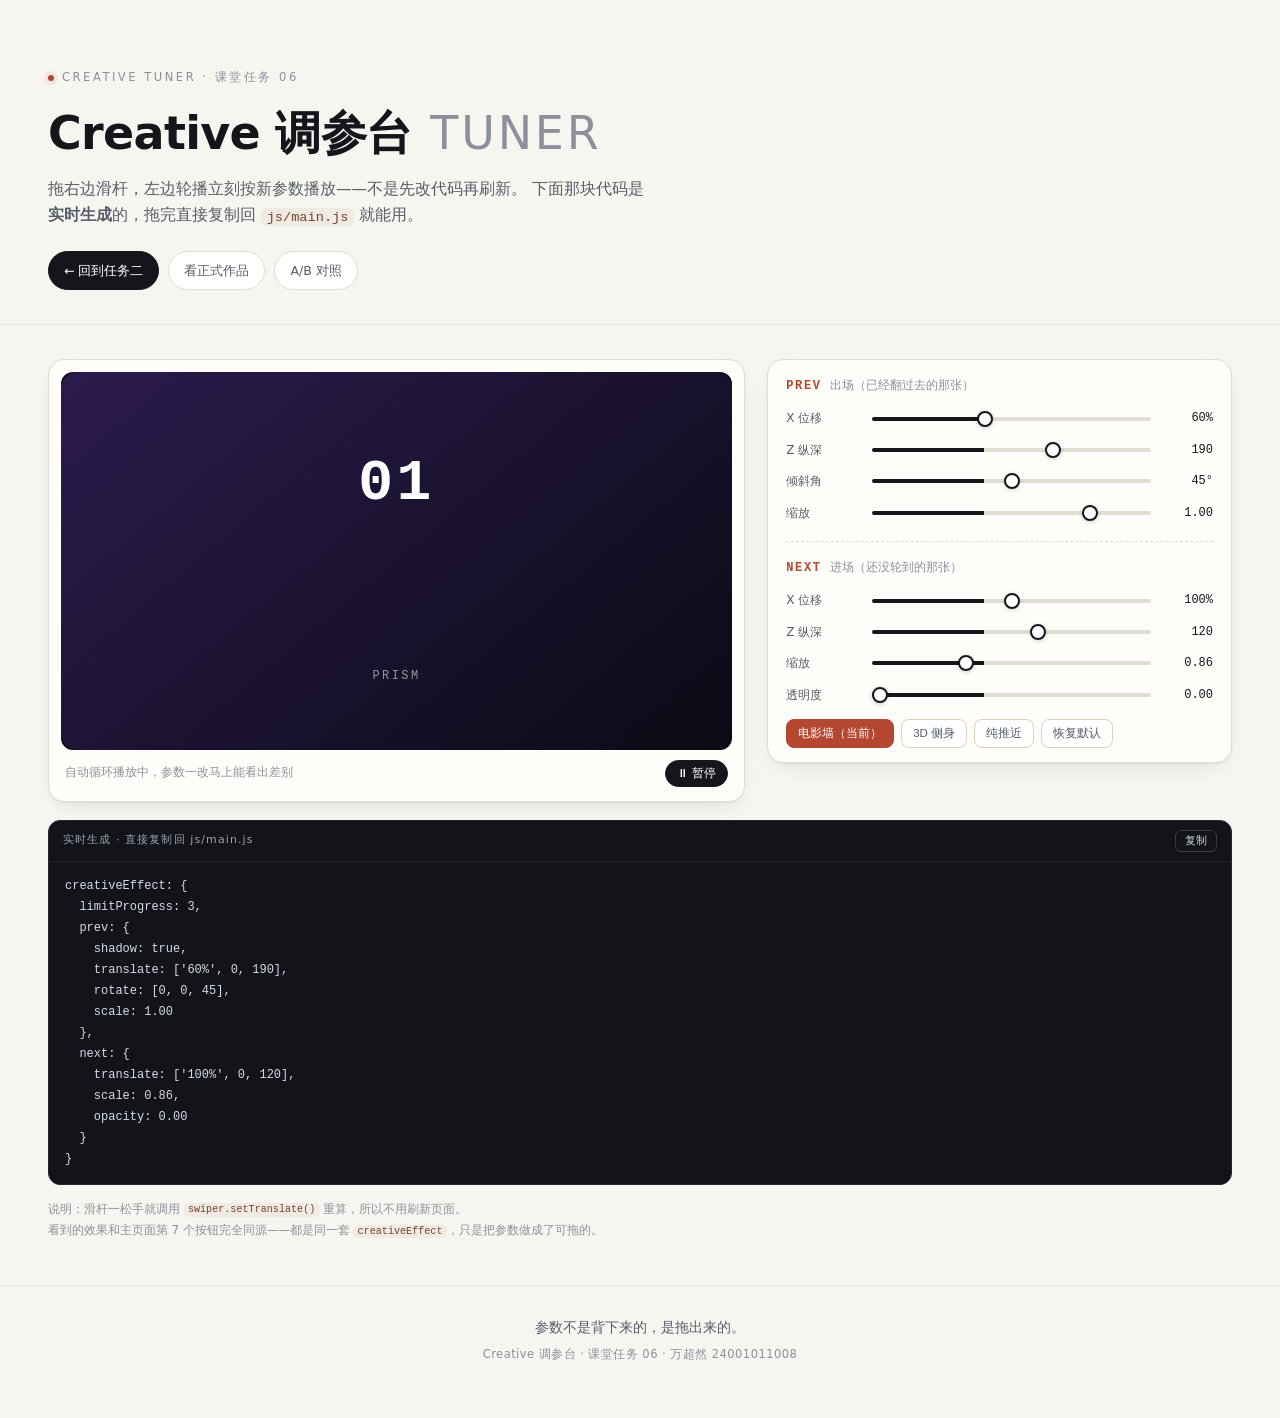
<file: debug/tuner.html>
<!doctype html>
<html lang="zh-CN">
<head>
<meta charset="utf-8" />
<meta name="viewport" content="width=device-width, initial-scale=1" />
<title>Creative 调参台 · 拖滑杆看轮播</title>
<link rel="stylesheet" href="../vendor/swiper-bundle.min.css" />
<link rel="stylesheet" href="../css/style.css?v=20261109b" />
<style>
  .tuner-wrap{ max-width:1240px; }
  .tuner{
    display:grid;
    grid-template-columns:minmax(0,1.35fr) minmax(320px,.9fr);
    gap:22px;
    margin-top:24px;
    align-items:start;
  }
  .tuner__stage{
    border:1px solid var(--line);
    border-radius:16px;
    background:var(--paper-2);
    padding:12px;
    box-shadow:var(--shadow-sm);
  }
  .tuner__frame{
    position:relative;
    aspect-ratio:16/9;
    border-radius:12px;
    overflow:hidden;
    background:#07080d;
  }
  .tuner__frame .swiper{ width:100%; height:100%; }
  .t-slide{
    display:grid; place-items:center;
    color:#fff; font-weight:700;
    font-size:clamp(28px,5vw,58px);
    letter-spacing:.06em;
    font-family:ui-monospace,Consolas,monospace;
  }
  .t-slide small{
    display:block; font-size:12px; font-weight:400;
    letter-spacing:.2em; opacity:.55; margin-top:6px;
  }
  .tuner__bar{
    display:flex; align-items:center; justify-content:space-between;
    gap:12px; flex-wrap:wrap;
    padding:10px 4px 2px;
  }
  .tuner__bar .hint{ font-size:11.5px; color:var(--ink-3); }
  .mini-btn{
    border:1px solid var(--line); background:#fff; color:var(--ink-2);
    font-size:11.5px; padding:5px 11px; border-radius:999px; cursor:pointer;
    transition:all .16s ease;
  }
  .mini-btn:hover{ border-color:var(--ink); color:var(--ink); }
  .mini-btn.is-on{ background:var(--ink); color:#fff; border-color:var(--ink); }

  .tuner__panel{
    border:1px solid var(--line);
    border-radius:16px;
    background:var(--paper-2);
    padding:16px 18px 14px;
    box-shadow:var(--shadow-sm);
  }
  .pgroup + .pgroup{ margin-top:18px; padding-top:16px; border-top:1px dashed var(--line); }
  .pgroup__head{
    display:flex; align-items:baseline; gap:8px; margin-bottom:12px;
  }
  .pgroup__head b{
    font-family:ui-monospace,Consolas,monospace;
    font-size:12px; letter-spacing:.14em; color:var(--accent);
  }
  .pgroup__head span{ font-size:11.5px; color:var(--ink-3); }

  .row{ display:grid; grid-template-columns:74px 1fr 54px; gap:10px; align-items:center; margin-bottom:11px; }
  .row label{ font-size:12px; color:var(--ink-2); }
  .row output{
    font-family:ui-monospace,Consolas,monospace;
    font-size:12px; text-align:right; color:var(--ink);
  }
  input[type="range"]{ width:100%; }

  .presets{ display:flex; gap:7px; flex-wrap:wrap; margin-top:14px; }
  .presets button{
    border:1px solid #ddd0bc; background:#fff; color:var(--ink-2);
    font-size:11.5px; padding:6px 11px; border-radius:8px; cursor:pointer;
    transition:all .16s ease;
  }
  .presets button:hover{ border-color:var(--accent); color:var(--accent); }
  .presets button.is-on{ background:var(--accent); color:#fff; border-color:var(--accent); }

  .codebox{
    margin-top:18px;
    border:1px solid #232733;
    border-radius:12px;
    overflow:hidden;
    background:#12141a;
  }
  .codebox__head{
    display:flex; align-items:center; justify-content:space-between;
    padding:9px 14px; border-bottom:1px solid rgba(255,255,255,.08);
    font-size:11px; letter-spacing:.1em; color:#9aa1b1;
  }
  .codebox pre{
    margin:0; padding:14px 16px; overflow-x:auto;
    font-size:12px; line-height:1.75; color:#d7dbe4;
  }
  .codebox pre code{ background:none; color:inherit; padding:0; font-size:inherit; }
  .copy2{
    border:1px solid rgba(255,255,255,.16); background:transparent; color:#cbd2de;
    font-size:10.5px; padding:3px 9px; border-radius:6px; cursor:pointer;
  }
  .copy2:hover{ border-color:#8fa0bb; color:#fff; }

  .tuner__note{
    margin-top:14px; font-size:11.5px; color:var(--ink-3); line-height:1.8;
  }
  @media (max-width:960px){
    .tuner{ grid-template-columns:1fr; }
  }
</style>
</head>
<body class="page-log">

<header class="masthead">
  <div class="wrap tuner-wrap">
    <p class="kicker"><span class="kicker__dot"></span>CREATIVE TUNER · 课堂任务 06</p>
    <h1>Creative 调参台 <span class="latin">TUNER</span></h1>
    <p class="lede">
      拖右边滑杆，左边轮播立刻按新参数播放——不是先改代码再刷新。
      下面那块代码是<strong>实时生成</strong>的，拖完直接复制回 <code>js/main.js</code> 就能用。
    </p>
    <div class="log-nav">
      <a class="btn" href="../prompts.html#t2">← 回到任务二</a>
      <a class="btn btn--ghost" href="../index.html">看正式作品</a>
      <a class="btn btn--ghost" href="index.html">A/B 对照</a>
    </div>
  </div>
</header>

<main class="wrap tuner-wrap">

  <div class="tuner">

    <!-- 左：实时预览 -->
    <section class="tuner__stage">
      <div class="tuner__frame">
        <div class="swiper" id="tunerSwiper">
          <div class="swiper-wrapper">
            <div class="swiper-slide t-slide" style="background:linear-gradient(140deg,#2b1b4d,#0b0a14)">01<small>PRISM</small></div>
            <div class="swiper-slide t-slide" style="background:linear-gradient(140deg,#0e3f4a,#07131a)">02<small>NEON</small></div>
            <div class="swiper-slide t-slide" style="background:linear-gradient(140deg,#4a1b2c,#14070d)">03<small>LIQUID</small></div>
            <div class="swiper-slide t-slide" style="background:linear-gradient(140deg,#1b3a4d,#0a1420)">04<small>TRACES</small></div>
            <div class="swiper-slide t-slide" style="background:linear-gradient(140deg,#3a2d1b,#171007)">05<small>SPECTRUM</small></div>
          </div>
        </div>
      </div>
      <div class="tuner__bar">
        <span class="hint">自动循环播放中，参数一改马上能看出差别</span>
        <button class="mini-btn is-on" id="btnPlay" type="button">⏸ 暂停</button>
      </div>
    </section>

    <!-- 右：滑杆 -->
    <section class="tuner__panel">

      <div class="pgroup">
        <div class="pgroup__head"><b>PREV</b><span>出场（已经翻过去的那张）</span></div>

        <div class="row">
          <label for="pX">X 位移</label>
          <input type="range" id="pX" min="0" max="150" step="5" value="60" />
          <output id="pXv">60%</output>
        </div>
        <div class="row">
          <label for="pZ">Z 纵深</label>
          <input type="range" id="pZ" min="-600" max="600" step="10" value="190" />
          <output id="pZv">190</output>
        </div>
        <div class="row">
          <label for="pR">倾斜角</label>
          <input type="range" id="pR" min="0" max="90" step="1" value="45" />
          <output id="pRv">45°</output>
        </div>
        <div class="row">
          <label for="pS">缩放</label>
          <input type="range" id="pS" min="0.2" max="1.2" step="0.02" value="1" />
          <output id="pSv">1.00</output>
        </div>
      </div>

      <div class="pgroup">
        <div class="pgroup__head"><b>NEXT</b><span>进场（还没轮到的那张）</span></div>

        <div class="row">
          <label for="nX">X 位移</label>
          <input type="range" id="nX" min="50" max="150" step="5" value="100" />
          <output id="nXv">100%</output>
        </div>
        <div class="row">
          <label for="nZ">Z 纵深</label>
          <input type="range" id="nZ" min="-600" max="600" step="10" value="120" />
          <output id="nZv">120</output>
        </div>
        <div class="row">
          <label for="nS">缩放</label>
          <input type="range" id="nS" min="0.5" max="1.6" step="0.02" value="0.86" />
          <output id="nSv">0.86</output>
        </div>
        <div class="row">
          <label for="nO">透明度</label>
          <input type="range" id="nO" min="0" max="1" step="0.05" value="0" />
          <output id="nOv">0.00</output>
        </div>
      </div>

      <div class="presets">
        <button type="button" data-preset="wall" class="is-on">电影墙（当前）</button>
        <button type="button" data-preset="side">3D 侧身</button>
        <button type="button" data-preset="push">纯推近</button>
        <button type="button" data-preset="reset">恢复默认</button>
      </div>
    </section>
  </div>

  <!-- 实时生成的代码 -->
  <div class="codebox">
    <div class="codebox__head">
      <span>实时生成 · 直接复制回 js/main.js</span>
      <button class="copy2" id="btnCopy" type="button">复制</button>
    </div>
    <pre><code id="codeOut"></code></pre>
  </div>

  <p class="tuner__note">
    说明：滑杆一松手就调用 <code>swiper.setTranslate()</code> 重算，所以不用刷新页面。
    <br />看到的效果和主页面第 7 个按钮完全同源——都是同一套 <code>creativeEffect</code>，只是把参数做成了可拖的。
  </p>

</main>

<footer class="foot">
  <p>参数不是背下来的，是拖出来的。</p>
  <p class="foot__meta">Creative 调参台 · 课堂任务 06 · 万超然 24001011008</p>
</footer>

<script src="../vendor/swiper-bundle.min.js"></script>
<script>
(function () {
  var PRESETS = {
    wall:  { pX: 60,  pZ: 190,  pR: 45, pS: 1,    nX: 100, nZ: 120, nS: 0.86, nO: 0 },
    side:  { pX: 20,  pZ: -420, pR: 0,  pS: 0.62, nX: 100, nZ: -100, nS: 1.15, nO: 0.6 },
    push:  { pX: 0,   pZ: 240,  pR: 0,  pS: 0.7,  nX: 100, nZ: 160,  nS: 0.9,  nO: 0 }
  };

  var el = {
    pX: document.getElementById('pX'), pZ: document.getElementById('pZ'),
    pR: document.getElementById('pR'), pS: document.getElementById('pS'),
    nX: document.getElementById('nX'), nZ: document.getElementById('nZ'),
    nS: document.getElementById('nS'), nO: document.getElementById('nO')
  };
  var out = {
    pX: document.getElementById('pXv'), pZ: document.getElementById('pZv'),
    pR: document.getElementById('pRv'), pS: document.getElementById('pSv'),
    nX: document.getElementById('nXv'), nZ: document.getElementById('nZv'),
    nS: document.getElementById('nSv'), nO: document.getElementById('nOv')
  };

  var swiper = new Swiper('#tunerSwiper', {
    effect: 'creative',
    loop: true,
    speed: 1000,
    autoplay: { delay: 1400, disableOnInteraction: false },
    creativeEffect: {
      limitProgress: 3,
      prev: { shadow: true, translate: ['60%', 0, 190], rotate: [0, 0, 45], scale: 1 },
      next: { translate: ['100%', 0, 120], scale: 0.86, opacity: 0 }
    }
  });

  function num(id) { return parseFloat(el[id].value); }

  function renderLabels() {
    out.pX.textContent = num('pX') + '%';
    out.pZ.textContent = num('pZ');
    out.pR.textContent = num('pR') + '\u00b0';
    out.pS.textContent = num('pS').toFixed(2);
    out.nX.textContent = num('nX') + '%';
    out.nZ.textContent = num('nZ');
    out.nS.textContent = num('nS').toFixed(2);
    out.nO.textContent = num('nO').toFixed(2);
  }

  function renderCode() {
    var code =
      "creativeEffect: {\n" +
      "  limitProgress: 3,\n" +
      "  prev: {\n" +
      "    shadow: true,\n" +
      "    translate: ['" + num('pX') + "%', 0, " + num('pZ') + "],\n" +
      "    rotate: [0, 0, " + num('pR') + "],\n" +
      "    scale: " + num('pS').toFixed(2) + "\n" +
      "  },\n" +
      "  next: {\n" +
      "    translate: ['" + num('nX') + "%', 0, " + num('nZ') + "],\n" +
      "    scale: " + num('nS').toFixed(2) + ",\n" +
      "    opacity: " + num('nO').toFixed(2) + "\n" +
      "  }\n" +
      "}";
    document.getElementById('codeOut').textContent = code;
    return code;
  }

  function apply() {
    var ce = swiper.params.creativeEffect;
    ce.prev.translate = [num('pX') + '%', 0, num('pZ')];
    ce.prev.rotate = [0, 0, num('pR')];
    ce.prev.scale = num('pS');
    ce.next.translate = [num('nX') + '%', 0, num('nZ')];
    ce.next.scale = num('nS');
    ce.next.opacity = num('nO');
    // 立即按新参数重算当前这一帧
    swiper.setTranslate(swiper.translate);
    renderLabels();
    renderCode();
  }

  Object.keys(el).forEach(function (k) {
    el[k].addEventListener('input', apply);
  });

  document.querySelectorAll('[data-preset]').forEach(function (btn) {
    btn.addEventListener('click', function () {
      var name = btn.dataset.preset;
      document.querySelectorAll('[data-preset]').forEach(function (b) { b.classList.remove('is-on'); });
      btn.classList.add('is-on');
      if (name === 'reset') {
        ['pX','pZ','pR','pS','nX','nZ','nS','nO'].forEach(function (k) {
          el[k].value = el[k].defaultValue;
        });
      } else {
        Object.keys(PRESETS[name]).forEach(function (k) { el[k].value = PRESETS[name][k]; });
      }
      apply();
    });
  });

  var playing = true;
  document.getElementById('btnPlay').addEventListener('click', function () {
    playing = !playing;
    if (playing) { swiper.autoplay.start(); this.textContent = '\u23f8 暂停'; }
    else { swiper.autoplay.stop(); this.textContent = '\u25b6 播放'; }
    this.classList.toggle('is-on', playing);
  });

  document.getElementById('btnCopy').addEventListener('click', function () {
    var code = renderCode();
    var self = this;
    var done = function () { self.textContent = '已复制'; setTimeout(function () { self.textContent = '复制'; }, 1500); };
    if (navigator.clipboard && window.isSecureContext) {
      navigator.clipboard.writeText(code).then(done).catch(function () {});
    } else {
      var ta = document.createElement('textarea');
      ta.value = code; document.body.appendChild(ta); ta.select();
      try { document.execCommand('copy'); done(); } catch (e) {}
      document.body.removeChild(ta);
    }
  });

  apply();
})();
</script>
</body>
</html>
</file>
<file: css/style.css>
/* =========================================================
   光影展 LUMEN · 轮播实验室
   亮色展厅 + 深色展台。Swiper 11.1.14
   ========================================================= */

:root{
  --paper:      #f7f5f0;
  --paper-2:    #fffdf9;
  --ink:        #14161c;
  --ink-2:      #565c68;
  --ink-3:      #8b909b;
  --line:       #e2ddD2;
  --line-soft:  #ece8df;
  --accent:     #b4472f;
  --accent-soft:#f3e7e2;
  --stage:      #07080d;
  --radius:     18px;
  --shadow-sm:  0 1px 2px rgba(20,22,28,.05), 0 8px 24px -12px rgba(20,22,28,.18);
  --shadow-lg:  0 40px 80px -40px rgba(20,22,28,.45);
}

*{ box-sizing:border-box; }

html{ -webkit-text-size-adjust:100%; }

body{
  margin:0;
  background:
    radial-gradient(1200px 600px at 80% -10%, #fff 0%, rgba(255,255,255,0) 60%),
    var(--paper);
  color:var(--ink);
  font-family:system-ui,-apple-system,"Segoe UI","PingFang SC","Microsoft YaHei",sans-serif;
  font-size:15px;
  line-height:1.7;
  -webkit-font-smoothing:antialiased;
}

.wrap{ width:100%; max-width:1180px; margin:0 auto; padding:0 28px; }

code,kbd,pre{ font-family:ui-monospace,"SFMono-Regular",Consolas,"Liberation Mono",monospace; }
code{ font-size:.88em; background:#efebe2; color:#7a4131; padding:.12em .42em; border-radius:5px; }

/* ---------------------------- 页头 ---------------------------- */
.masthead{
  padding:64px 0 34px;
  border-bottom:1px solid var(--line-soft);
  margin-bottom:34px;
}
.kicker{
  display:inline-flex; align-items:center; gap:8px;
  margin:0 0 18px;
  font-size:11.5px; letter-spacing:.22em; text-transform:uppercase;
  color:var(--ink-3);
}
.kicker__dot{
  width:6px; height:6px; border-radius:50%;
  background:var(--accent);
  box-shadow:0 0 0 4px var(--accent-soft);
}
.masthead h1{
  margin:0 0 16px;
  font-size:clamp(30px,4.2vw,46px);
  line-height:1.18;
  letter-spacing:-.015em;
  font-weight:700;
  word-break:keep-all;      /* 中文按“词”换行，不把“轮播实验室”拆成“轮播实验/室” */
  text-wrap:balance;
}
.latin{
  font-style:normal;
  font-weight:300;
  letter-spacing:.06em;
  color:var(--ink-3);
  margin:0 .08em;
}
.lede{
  margin:0 0 22px;
  max-width:62ch;
  color:var(--ink-2);
  font-size:15.5px;
}
.badges{ display:flex; flex-wrap:wrap; gap:8px; margin:0; padding:0; list-style:none; }
.badges li{
  font-size:12.5px;
  padding:5px 12px;
  border:1px solid var(--line);
  border-radius:999px;
  color:var(--ink-2);
  background:var(--paper-2);
}

/* ---------------------------- 展台 ---------------------------- */
.stage{
  border:1px solid var(--line);
  background:var(--paper-2);
  border-radius:calc(var(--radius) + 6px);
  padding:14px;
  box-shadow:var(--shadow-sm);
}
.stage__bar{
  display:flex; align-items:center; justify-content:space-between; gap:16px;
  padding:2px 6px 12px;
}
.stage__label{
  font-size:10.5px; letter-spacing:.28em; color:var(--ink-3);
}
.stage__hint{
  font-size:12px; color:var(--ink-3);
  display:flex; align-items:center; gap:4px; flex-wrap:wrap;
}
kbd{
  display:inline-block;
  min-width:20px; text-align:center;
  padding:1px 5px;
  border:1px solid var(--line);
  border-bottom-width:2px;
  border-radius:5px;
  background:#fff;
  font-size:11px;
  color:var(--ink-2);
}

.stage__frame{
  position:relative;
  aspect-ratio:16/9;
  border-radius:var(--radius);
  overflow:hidden;
  background:var(--stage);
  box-shadow:var(--shadow-lg), inset 0 0 0 1px rgba(255,255,255,.06);
}

.swiper{ width:100%; height:100%; }

.swiper-slide{
  overflow:hidden;
  background:var(--stage);
  border-radius:calc(var(--radius) - 2px);
}

/* ---------------------------- 展品视觉（CSS 光影装置） ---------------------------- */
.art{ position:absolute; inset:0; }

/* 颗粒感，统一质感 */
.art::after{
  content:"";
  position:absolute; inset:0;
  pointer-events:none;
  opacity:.13;
  mix-blend-mode:overlay;
  background-image:url("data:image/svg+xml,%3Csvg xmlns='http://www.w3.org/2000/svg' width='140' height='140'%3E%3Cfilter id='n'%3E%3CfeTurbulence type='fractalNoise' baseFrequency='.85' numOctaves='3' stitchTiles='stitch'/%3E%3C/filter%3E%3Crect width='140' height='140' filter='url(%23n)' opacity='.55'/%3E%3C/svg%3E");
}

/* 01 棱镜 */
.art--prism{
  background:
    radial-gradient(7% 15% at 20% 50%, #fff 0%, rgba(255,255,255,.5) 36%, rgba(255,255,255,0) 70%),
    linear-gradient(175deg,#05060a 0%,#0b0d16 55%,#05060a 100%);
}
.art--prism::before{
  content:"";
  position:absolute; left:19%; top:50%;
  width:82%; height:180%;
  transform:translateY(-50%);
  background:conic-gradient(from 0deg at 0% 50%,
    rgba(255,59,92,0)    44deg,
    rgba(255,59,92,.92)  53deg,
    rgba(255,146,59,.92) 64deg,
    rgba(255,229,59,.92) 76deg,
    rgba(72,224,143,.92) 88deg,
    rgba(59,200,255,.92) 100deg,
    rgba(123,97,255,.92) 112deg,
    rgba(123,97,255,0)   122deg);
  filter:blur(7px) saturate(1.2);
  mix-blend-mode:screen;
}
/* 入射白光 */
.art--prism::after{
  content:"";
  position:absolute; left:0; top:50%;
  width:20%; height:2px;
  transform:translateY(-1px);
  background:linear-gradient(90deg,rgba(255,255,255,0),#fff 72%,rgba(255,255,255,.9));
  box-shadow:0 0 22px 3px rgba(255,255,255,.5);
  opacity:1; mix-blend-mode:normal;
}

/* 02 霓虹 */
.art--neon{
  background:radial-gradient(120% 95% at 50% 112%, #1c1132 0%, #0a0711 52%, #05060a 100%);
}
.art--neon::before{
  content:"";
  position:absolute; inset:20% 9% 16%;
  background:repeating-linear-gradient(90deg,
    transparent 0 4.4%,
    rgba(255,62,140,.95) 4.4% 5.7%,
    transparent 5.7% 9.6%);
  border-radius:8px;
  filter:drop-shadow(0 0 16px rgba(255,62,140,.6)) blur(.35px);
  -webkit-mask:linear-gradient(90deg,transparent,#000 9%,#000 91%,transparent);
          mask:linear-gradient(90deg,transparent,#000 9%,#000 91%,transparent);
}

/* 03 液光 */
.art--liquid{
  background:
    radial-gradient(58% 78% at 22% 32%, rgba(43,27,107,.95), rgba(0,0,0,0) 66%),
    radial-gradient(52% 66% at 74% 62%, rgba(15,111,122,.92), rgba(0,0,0,0) 66%),
    radial-gradient(44% 56% at 52% 16%, rgba(122,31,77,.85), rgba(0,0,0,0) 66%),
    #05060b;
}
.art--liquid::before{
  content:"";
  position:absolute; inset:-16%;
  background:
    radial-gradient(closest-side at 32% 42%, rgba(122,170,255,.85), rgba(0,0,0,0)),
    radial-gradient(closest-side at 67% 58%, rgba(255,120,180,.8),  rgba(0,0,0,0)),
    radial-gradient(closest-side at 46% 72%, rgba(120,255,214,.5),  rgba(0,0,0,0));
  filter:blur(58px) contrast(1.25) saturate(1.3);
  mix-blend-mode:screen;
}

/* 04 光轨 */
.art--trails{
  background:radial-gradient(85% 85% at 16% 20%, #0a1430 0%, #04050a 72%);
}
.art--trails::before{
  content:"";
  position:absolute; inset:-32%;
  transform:rotate(-16deg);
  background:repeating-linear-gradient(90deg,
    transparent 0 30px,
    rgba(120,200,255,.82) 30px 34px,
    transparent 34px 72px,
    rgba(255,140,90,.7) 72px 75px,
    transparent 75px 132px);
  filter:blur(2.4px);
  mix-blend-mode:screen;
  opacity:.85;
  -webkit-mask:linear-gradient(118deg,#000 18%,rgba(0,0,0,0) 86%);
          mask:linear-gradient(118deg,#000 18%,rgba(0,0,0,0) 86%);
}

/* 05 光谱墙 */
.art--spectrum{
  background:radial-gradient(95% 75% at 50% 50%, #0c0e18, #04050a 78%);
}
.art--spectrum::before{
  content:"";
  position:absolute; inset:16% 12%;
  background:linear-gradient(90deg,#ff2d55,#ff9500,#ffe600,#34d399,#22d3ee,#4f7cff,#a855f7,#ff2d55);
  -webkit-mask:repeating-linear-gradient(90deg,#000 0 10px,transparent 10px 15px);
          mask:repeating-linear-gradient(90deg,#000 0 10px,transparent 10px 15px);
  filter:blur(1.1px) saturate(1.3);
  box-shadow:0 0 90px rgba(120,120,255,.38);
}

/* 06 AI 生成实拍感图片 */
img.art--photo{
  width:100%; height:100%;
  object-fit:cover;
  object-position:center 38%;
  display:block;
}

/* 文字压层 */
.slide__caption{
  position:absolute; left:0; right:0; bottom:0;
  padding:clamp(16px,3.2vw,36px);
  padding-right:clamp(90px,16vw,180px);
  color:#fff;
  background:linear-gradient(to top,rgba(4,5,10,.86) 0%,rgba(4,5,10,.42) 46%,rgba(4,5,10,0) 100%);
}
.slide__no{
  display:block;
  font-family:ui-monospace,Consolas,monospace;
  font-size:11px; letter-spacing:.3em;
  color:rgba(255,255,255,.6);
  margin-bottom:6px;
}
.slide__caption h2{
  margin:0 0 4px;
  font-size:clamp(18px,2.5vw,30px);
  font-weight:700;
  letter-spacing:-.01em;
  display:flex; align-items:baseline; gap:10px; flex-wrap:wrap;
}
.slide__en{
  font-size:11px; font-weight:400; letter-spacing:.2em;
  color:rgba(255,255,255,.55);
}
.slide__caption p{
  margin:0;
  font-size:clamp(12px,1.2vw,13.5px);
  color:rgba(255,255,255,.72);
  max-width:46ch;
}

/* ---------------------------- 控制器 ---------------------------- */
.controls{
  display:flex; align-items:center; justify-content:space-between;
  gap:18px; flex-wrap:wrap;
  padding:16px 6px 4px;
}
.controls__nav{ display:flex; align-items:center; gap:10px; }

.navbtn{
  width:38px; height:38px;
  display:grid; place-items:center;
  border:1px solid var(--line);
  border-radius:50%;
  background:#fff;
  color:var(--ink);
  cursor:pointer;
  transition:background .18s ease, color .18s ease, border-color .18s ease, transform .18s ease;
}
.navbtn svg{ width:16px; height:16px; fill:none; stroke:currentColor; stroke-width:2; stroke-linecap:round; stroke-linejoin:round; }
.navbtn:hover{ background:var(--ink); color:#fff; border-color:var(--ink); }
.navbtn:active{ transform:scale(.94); }
.navbtn.swiper-button-disabled{ opacity:.32; cursor:default; }
.navbtn:focus-visible{ outline:2px solid var(--accent); outline-offset:2px; }

.counter{
  font-family:ui-monospace,Consolas,monospace;
  font-size:12px; color:var(--ink-3);
  margin-left:4px; letter-spacing:.06em;
}
.counter b{ color:var(--ink); font-weight:600; }
.counter i{ font-style:normal; margin:0 2px; opacity:.5; }

/* 分页器（外部元素，需覆盖 Swiper 的绝对定位） */
.swiper-pagination{
  position:static !important;
  display:flex; align-items:center; gap:7px;
  width:auto !important;
  transform:none !important;
}
.swiper-pagination-bullet{
  width:7px; height:7px; margin:0 !important;
  border-radius:999px;
  background:#cfc9bd;
  opacity:1;
  transition:width .25s ease, background .25s ease;
}
.swiper-pagination-bullet-active{
  width:26px;
  background:var(--accent);
}

.controls__switches{ display:flex; align-items:center; gap:16px; flex-wrap:wrap; }

.switch{ display:inline-flex; align-items:center; gap:8px; cursor:pointer; user-select:none; }
.switch input{ position:absolute; opacity:0; width:0; height:0; }
.switch__track{
  width:32px; height:18px; border-radius:999px;
  background:#dcd6ca;
  position:relative;
  transition:background .2s ease;
  flex:0 0 auto;
}
.switch__knob{
  position:absolute; top:2px; left:2px;
  width:14px; height:14px; border-radius:50%;
  background:#fff;
  box-shadow:0 1px 2px rgba(0,0,0,.22);
  transition:transform .2s ease;
}
.switch input:checked + .switch__track{ background:var(--ink); }
.switch input:checked + .switch__track .switch__knob{ transform:translateX(14px); }
.switch input:focus-visible + .switch__track{ outline:2px solid var(--accent); outline-offset:2px; }
.switch__text{ font-size:12.5px; color:var(--ink-2); }

/* ---------------------------- 面板 ---------------------------- */
.panel{
  margin-top:26px;
  border:1px solid var(--line);
  background:var(--paper-2);
  border-radius:var(--radius);
  padding:24px 24px 22px;
  box-shadow:var(--shadow-sm);
}
.panel__head{ margin-bottom:18px; }
.panel__head h2{
  margin:0 0 4px;
  font-size:17px; font-weight:650; letter-spacing:-.01em;
}
.panel__sub{ font-weight:400; font-size:13px; color:var(--ink-3); margin-left:6px; }
.panel__note{ margin:0; font-size:12.5px; color:var(--ink-3); }

/* 特效按钮 */
.fxbar{ display:grid; grid-template-columns:repeat(7,minmax(0,1fr)); gap:8px; }
.fx{
  position:relative;
  display:flex; flex-direction:column; align-items:flex-start; gap:3px;
  padding:11px 12px 12px;
  border:1px solid var(--line);
  border-radius:12px;
  background:#fff;
  color:var(--ink);
  font-family:ui-monospace,Consolas,monospace;
  font-size:13px; font-weight:600;
  cursor:pointer;
  text-align:left;
  transition:border-color .18s ease, background .18s ease, color .18s ease, transform .18s ease;
}
.fx i{
  font-style:normal;
  font-size:10px; letter-spacing:.12em;
  color:var(--ink-3);
  font-weight:400;
}
.fx .fx__cn{
  font-family:system-ui,"PingFang SC","Microsoft YaHei",sans-serif;
  font-size:11.5px; font-weight:400; color:var(--ink-3);
  letter-spacing:0;
}
.fx:hover{ border-color:#c9c2b4; transform:translateY(-1px); }
.fx.is-active{
  background:var(--ink); color:#fff; border-color:var(--ink);
}
.fx.is-active i,.fx.is-active .fx__cn{ color:rgba(255,255,255,.6); }
.fx--star{ border-color:#ddc9b8; background:linear-gradient(180deg,#fffaf5,#fff); }
.fx--star .fx__cn{ color:var(--accent); }
.fx--star.is-active{ background:linear-gradient(180deg,#b4472f,#9a3722); border-color:#9a3722; }
.fx--star.is-active .fx__cn{ color:rgba(255,255,255,.78); }
.fx:focus-visible{ outline:2px solid var(--accent); outline-offset:2px; }

/* ---------------------------- 两列卡片 ---------------------------- */
.grid{
  display:grid; grid-template-columns:1fr 1fr; gap:18px;
  margin-top:18px;
}
.card{
  border:1px solid var(--line);
  background:var(--paper-2);
  border-radius:var(--radius);
  padding:22px 22px 20px;
  box-shadow:var(--shadow-sm);
  min-width:0;
}
.card__title{
  margin:0 0 14px;
  font-size:14px; font-weight:650;
  display:flex; align-items:baseline; gap:8px; flex-wrap:wrap;
}
.card__hint{ font-size:11.5px; font-weight:400; color:var(--ink-3); }
.card__foot{
  margin:16px 0 0;
  padding-top:13px;
  border-top:1px dashed var(--line);
  font-size:12px; color:var(--ink-3); line-height:1.65;
}

.code{
  margin:0;
  padding:14px 16px;
  background:#12141a;
  color:#d7dbe4;
  border-radius:12px;
  font-size:12px;
  line-height:1.75;
  overflow:auto;
  max-height:352px;
}
.code .k{ color:#8ec5ff; }
.code .s{ color:#b8e6a0; }
.code .n{ color:#ffbf7a; }
.code .b{ color:#ff9ec4; }
.code .c{ color:#6d7484; }

.knob{ margin-bottom:16px; }
.knob:last-of-type{ margin-bottom:0; }
.knob label{ display:block; font-size:12.5px; color:var(--ink-2); margin-bottom:8px; }
.knob__row{ display:flex; align-items:center; gap:12px; }

input[type="range"]{
  -webkit-appearance:none; appearance:none;
  flex:1; height:4px; border-radius:999px;
  background:linear-gradient(90deg,var(--ink) 0%,var(--ink) 40%,#e2ddd2 40%,#e2ddd2 100%);
  outline:none;
}
input[type="range"]::-webkit-slider-thumb{
  -webkit-appearance:none; appearance:none;
  width:16px; height:16px; border-radius:50%;
  background:#fff; border:2px solid var(--ink);
  cursor:pointer; box-shadow:0 1px 4px rgba(0,0,0,.2);
}
input[type="number"]{
  width:82px;
  padding:7px 9px;
  border:1px solid var(--line);
  border-radius:9px;
  background:#fff;
  font-family:ui-monospace,Consolas,monospace;
  font-size:13px;
  color:var(--ink);
  text-align:center;
}
input[type="number"]:focus{ outline:2px solid var(--accent); outline-offset:1px; border-color:transparent; }

.knob__say{
  margin:9px 0 0;
  font-size:12.5px;
  line-height:1.66;
  color:var(--ink-2);
  padding:10px 12px;
  background:#f4f1e9;
  border-left:2px solid var(--accent);
  border-radius:0 8px 8px 0;
}
.knob__say b{ color:var(--ink); }

/* ---------------------------- 对照表 ---------------------------- */
.checklist{ display:grid; grid-template-columns:repeat(3,1fr); gap:22px; }
.checklist__col h4{
  margin:0 0 10px;
  font-size:12.5px; font-weight:650;
  color:var(--accent);
  letter-spacing:.02em;
}
.checklist__col ul{ margin:0; padding:0; list-style:none; }
.checklist__col li{
  position:relative;
  padding-left:20px;
  margin-bottom:11px;
  font-size:12.5px;
  line-height:1.7;
  color:var(--ink-2);
}
.checklist__col li::before{
  content:"";
  position:absolute; left:2px; top:.62em;
  width:8px; height:5px;
  border-left:1.6px solid var(--accent);
  border-bottom:1.6px solid var(--accent);
  transform:rotate(-45deg);
}
.checklist__col li b{ display:block; color:var(--ink); font-weight:600; }
.checklist__col code{ font-size:11px; }

/* ---------------------------- 页脚 ---------------------------- */
.foot{
  margin-top:44px;
  padding:30px 0 48px;
  border-top:1px solid var(--line-soft);
  text-align:center;
}
.foot p{ margin:0 0 6px; font-size:13.5px; color:var(--ink-2); }
.foot b{ color:var(--ink); }
.foot__meta{ font-size:11.5px !important; color:var(--ink-3) !important; letter-spacing:.04em; }

/* ---------------------------- 响应式 ---------------------------- */
@media (max-width:920px){
  .grid{ grid-template-columns:1fr; }
  .checklist{ grid-template-columns:1fr; gap:16px; }
  .fxbar{ grid-template-columns:repeat(4,minmax(0,1fr)); }
  .masthead{ padding:44px 0 26px; }
}
@media (max-width:640px){
  .wrap{ padding:0 16px; }
  .stage{ padding:9px; }
  .stage__hint{ display:none; }
  .fxbar{ grid-template-columns:repeat(2,minmax(0,1fr)); }
  .controls{ gap:12px; }
  .controls__switches{ gap:12px; }
  .panel{ padding:18px 16px; }
  .slide__caption{ padding-right:clamp(16px,3.2vw,36px); }
}

@media (prefers-reduced-motion:reduce){
  *{ transition-duration:.01ms !important; }
}

/* =========================================================
   附加：首页 → 提示词记录的入口
   ========================================================= */
.masthead__top{
  display:flex; align-items:center; justify-content:space-between;
  gap:16px; flex-wrap:wrap;
  margin-bottom:18px;
}
.masthead__top .kicker{ margin:0; }

.toplink{
  display:inline-flex; align-items:center; gap:7px;
  padding:7px 14px;
  border:1px solid var(--line);
  border-radius:999px;
  background:#fff;
  color:var(--ink);
  text-decoration:none;
  font-size:12px; letter-spacing:.06em;
  transition:border-color .18s ease, background .18s ease, color .18s ease;
}
.toplink:hover{ border-color:var(--ink); background:var(--ink); color:#fff; }
.toplink svg{ width:13px; height:13px; fill:none; stroke:currentColor; stroke-width:2; stroke-linecap:round; stroke-linejoin:round; }

/* 提交材料入口卡片 */
.cta{
  display:flex; align-items:center; justify-content:space-between;
  gap:26px; flex-wrap:wrap;
  background:linear-gradient(120deg,#fffdf9 0%, #f7f1e8 100%);
  border-color:#e5dbcb;
}
.cta__text{ min-width:260px; flex:1; }
.cta__text h2{ margin:0 0 6px; font-size:17px; font-weight:650; }
.cta__text p{ margin:0; font-size:13px; color:var(--ink-2); max-width:52ch; }
.cta__links{ display:flex; flex-direction:column; gap:8px; }
.cta__links a{
  display:inline-flex; align-items:center; gap:6px;
  font-size:12.5px; color:var(--ink);
  text-decoration:none;
  padding:6px 12px;
  border:1px solid #ddd0bc;
  border-radius:9px;
  background:#fff;
  transition:border-color .18s, transform .18s, color .18s;
}
.cta__links a:hover{ border-color:var(--accent); color:var(--accent); transform:translateX(2px); }

/* =========================================================
   提示词记录页（prompts.html）
   ========================================================= */
.page-log{ background:var(--paper); }

.masthead--log{ padding-bottom:30px; }
.masthead--log .wrap{ max-width:900px; }
.log-nav{ display:flex; gap:9px; flex-wrap:wrap; margin-top:22px; }
.btn{
  display:inline-flex; align-items:center; gap:6px;
  padding:8px 15px;
  border:1px solid var(--ink);
  border-radius:999px;
  background:var(--ink);
  color:#fff;
  font-size:12.5px;
  text-decoration:none;
  transition:opacity .18s, transform .18s;
}
.btn:hover{ opacity:.86; transform:translateY(-1px); }
.btn--ghost{ background:#fff; color:var(--ink-2); border-color:var(--line); }
.btn--ghost:hover{ border-color:var(--ink); color:var(--ink); opacity:1; }

.log-wrap{ max-width:900px; padding-bottom:10px; }

.log-sec{
  padding:8px 0 34px;
  border-bottom:1px solid var(--line-soft);
  margin-bottom:34px;
}
.log-sec:last-of-type{ border-bottom:0; }

.log-sec__head{ margin-bottom:22px; }
.log-sec__no{
  display:inline-block;
  font-family:ui-monospace,Consolas,monospace;
  font-size:10.5px; letter-spacing:.24em;
  color:var(--accent);
  border:1px solid var(--accent-soft);
  background:var(--accent-soft);
  padding:3px 9px;
  border-radius:5px;
  margin-bottom:10px;
}
.log-sec__head h2{
  margin:0 0 10px;
  font-size:clamp(20px,2.6vw,26px);
  line-height:1.35;
  letter-spacing:-.01em;
}
.log-sec__goal{
  margin:0;
  font-size:13.5px;
  color:var(--ink-2);
  line-height:1.8;
  padding:12px 15px;
  background:#f2eee6;
  border-radius:10px;
}

.round{
  margin-top:26px;
  padding-top:24px;
  border-top:1px dashed var(--line);
}
.round:first-of-type{ border-top:0; padding-top:0; }
.round__tag{
  display:inline-block;
  font-family:ui-monospace,Consolas,monospace;
  font-size:11px; letter-spacing:.16em;
  color:var(--ink-3);
  margin-bottom:12px;
}
.round__tag--ok{ color:#2f7d51; }

/* 提示词块 */
.prompt{
  border:1px solid #d9cdb9;
  border-left:3px solid var(--accent);
  border-radius:0 12px 12px 0;
  background:linear-gradient(180deg,#fffaf3,#fffdf9);
  overflow:hidden;
}
.prompt__head{
  display:flex; align-items:center; justify-content:space-between; gap:12px;
  padding:10px 15px;
  border-bottom:1px solid #ece2d3;
  font-size:11.5px; letter-spacing:.12em; text-transform:uppercase;
  color:var(--ink-3);
}
.copy{
  border:1px solid var(--line);
  background:#fff;
  color:var(--ink-2);
  font-size:11px;
  padding:3px 9px;
  border-radius:6px;
  cursor:pointer;
  letter-spacing:0;
  transition:all .16s ease;
}
.copy:hover{ border-color:var(--ink); color:var(--ink); }
.copy.is-done{ border-color:#2f7d51; color:#2f7d51; }
.prompt__body{
  padding:14px 16px;
  font-size:13.5px;
  line-height:1.85;
  color:var(--ink);
}

/* AI 回答块 */
.answer{
  margin-top:12px;
  border-radius:12px;
  overflow:hidden;
  border:1px solid #232733;
  background:#12141a;
}
.answer--bad{ border-color:#6b2b23; }
.answer__head{
  display:flex; align-items:center; gap:8px;
  padding:9px 15px;
  border-bottom:1px solid rgba(255,255,255,.08);
  font-size:11.5px; letter-spacing:.1em;
  color:#9aa1b1;
}
.answer--bad .answer__head{ color:#e79c8e; }
.answer__head em{ font-style:normal; font-size:10.5px; color:#5f6675; }
.answer pre{
  margin:0;
  padding:15px 17px;
  overflow-x:auto;
  font-size:12px;
  line-height:1.8;
  color:#d7dbe4;
}
.answer pre code{ background:none; color:inherit; padding:0; font-size:inherit; }
.answer__after{
  margin:0;
  padding:12px 17px 15px;
  font-size:12.5px;
  line-height:1.8;
  color:#a9b0c0;
  border-top:1px solid rgba(255,255,255,.06);
}
.answer__after code{ background:rgba(255,255,255,.1); color:#ffd9a8; }

/* 验证表 */
.verify{
  width:100%;
  border-collapse:collapse;
  margin-top:16px;
  font-size:12.5px;
  background:#fff;
  border:1px solid var(--line);
  border-radius:10px;
  overflow:hidden;
}
.verify th,.verify td{
  padding:9px 12px;
  text-align:left;
  border-bottom:1px solid var(--line-soft);
  vertical-align:top;
}
.verify th{
  font-size:11px; font-weight:600; letter-spacing:.08em;
  color:var(--ink-3);
  background:#f6f3ec;
}
.verify tr:last-child td{ border-bottom:0; }
.verify td:first-child{ white-space:nowrap; color:var(--ink-2); }
.v-col{ white-space:nowrap; font-weight:600; }
.v-col.ok{ color:#2f7d51; }
.v-col.no{ color:#b4472f; }

/* 截图位 */
.shot{
  margin:18px 0 0;
  border:1px solid var(--line);
  border-radius:12px;
  overflow:hidden;
  background:#fff;
}
.shot img{ display:block; width:100%; height:auto; }
.shot figcaption{
  padding:9px 14px;
  font-size:11.5px;
  color:var(--ink-3);
  border-top:1px solid var(--line-soft);
  background:#faf8f3;
}
.shot.is-empty{
  border-style:dashed;
  background:#faf8f3;
}
.shot.is-empty::before{
  content:"截图位 · 把这轮真实对话截图存成同名文件放进 img/ 即可";
  display:block;
  padding:26px 16px;
  text-align:center;
  font-size:12px;
  color:var(--ink-3);
}

.insight{
  margin:16px 0 0;
  padding:12px 15px;
  font-size:12.5px;
  line-height:1.8;
  color:var(--ink-2);
  background:#f4f1e9;
  border-radius:10px;
}

/* 答辩问答 */
.qa{ margin-top:28px; }
.qa h3{
  margin:0 0 12px;
  font-size:14px; font-weight:650;
  letter-spacing:.02em;
}
.qa details{
  border:1px solid var(--line);
  border-radius:10px;
  background:var(--paper-2);
  margin-bottom:9px;
  overflow:hidden;
}
.qa summary{
  cursor:pointer;
  padding:11px 15px;
  font-size:13px; font-weight:600;
  color:var(--ink);
  list-style:none;
  display:flex; align-items:center; gap:9px;
}
.qa summary::-webkit-details-marker{ display:none; }
.qa summary::before{
  content:"?";
  flex:0 0 auto;
  width:18px; height:18px;
  display:grid; place-items:center;
  border-radius:50%;
  background:var(--accent-soft);
  color:var(--accent);
  font-size:11px; font-weight:700;
}
.qa details[open] summary{ border-bottom:1px solid var(--line-soft); }
.qa details > p,
.qa details > ul{
  margin:0;
  padding:12px 16px;
  font-size:13px;
  line-height:1.85;
  color:var(--ink-2);
}
.qa details > p + p{ padding-top:0; }
.qa ul.tight{ padding-left:32px; }
.qa ul.tight li{ margin-bottom:5px; }
.qa .verify{ margin:12px 16px; width:calc(100% - 32px); }
.qa .kv{
  margin:12px 16px 14px !important;
  padding:10px 13px !important;
  background:#f4f1e9;
  border-left:2px solid var(--accent);
  border-radius:0 8px 8px 0;
  font-size:12.5px !important;
}

/* 收尾 */
.log-end{
  margin:34px 0 10px;
  padding:26px 26px 22px;
  border:1px solid var(--line);
  border-radius:var(--radius);
  background:var(--paper-2);
}
.log-end h2{ margin:0 0 14px; font-size:16px; font-weight:650; }
.steps{ margin:0; padding-left:20px; }
.steps li{ font-size:12.5px; line-height:1.9; color:var(--ink-2); }

@media (max-width:640px){
  .log-wrap{ padding:0 16px; }
  .prompt__body{ font-size:13px; padding:12px 14px; }
  .answer pre{ font-size:11px; padding:12px 13px; }
  .verify{ font-size:11.5px; }
  .verify th,.verify td{ padding:8px 9px; }
  .log-end{ padding:20px 18px; }
}

/* 任务一里的单条对比块 */
.mini-cmp{
  margin:18px 0 0;
  padding:16px 18px 14px;
  border:1px solid var(--line);
  border-radius:12px;
  background:var(--paper-2);
}
.mini-cmp h4{
  margin:0 0 4px;
  font-size:13.5px; font-weight:650;
}
.mini-cmp .verify{ margin-top:12px; table-layout:fixed; }
.mini-cmp .verify th:first-child,
.mini-cmp .verify td:first-child{ width:82px; }
.mini-cmp__cta{
  margin:14px 0 0;
  font-size:12.5px;
  line-height:1.8;
  color:var(--ink-2);
  padding:10px 12px;
  background:#f4f1e9;
  border-left:2px solid var(--accent);
  border-radius:0 8px 8px 0;
}
.mini-cmp__cta a{ color:var(--accent); font-weight:600; }
.v-ok{ color:#256b45; font-weight:600; }
.v-no{ color:#b4472f; font-weight:600; }

/* 任务一顶部的提示词流水账入口 */
.entry-link{
  display:flex; align-items:center; gap:12px; flex-wrap:wrap;
  margin:14px 0 0;
  padding:11px 14px;
  border:1px solid #d9cdb9;
  border-radius:10px;
  background:linear-gradient(180deg,#fffaf3,#fffdf9);
}
.entry-link a{
  display:inline-flex; align-items:center; gap:6px;
  font-size:12.5px; font-weight:600;
  color:var(--accent);
  text-decoration:none;
  padding:5px 11px;
  border:1px solid #e3d3c4;
  border-radius:999px;
  background:#fff;
  transition:border-color .16s, background .16s, color .16s;
}
.entry-link a:hover{ background:var(--accent); border-color:var(--accent); color:#fff; }
.entry-link span{ font-size:12px; color:var(--ink-3); line-height:1.6; }
</file>
